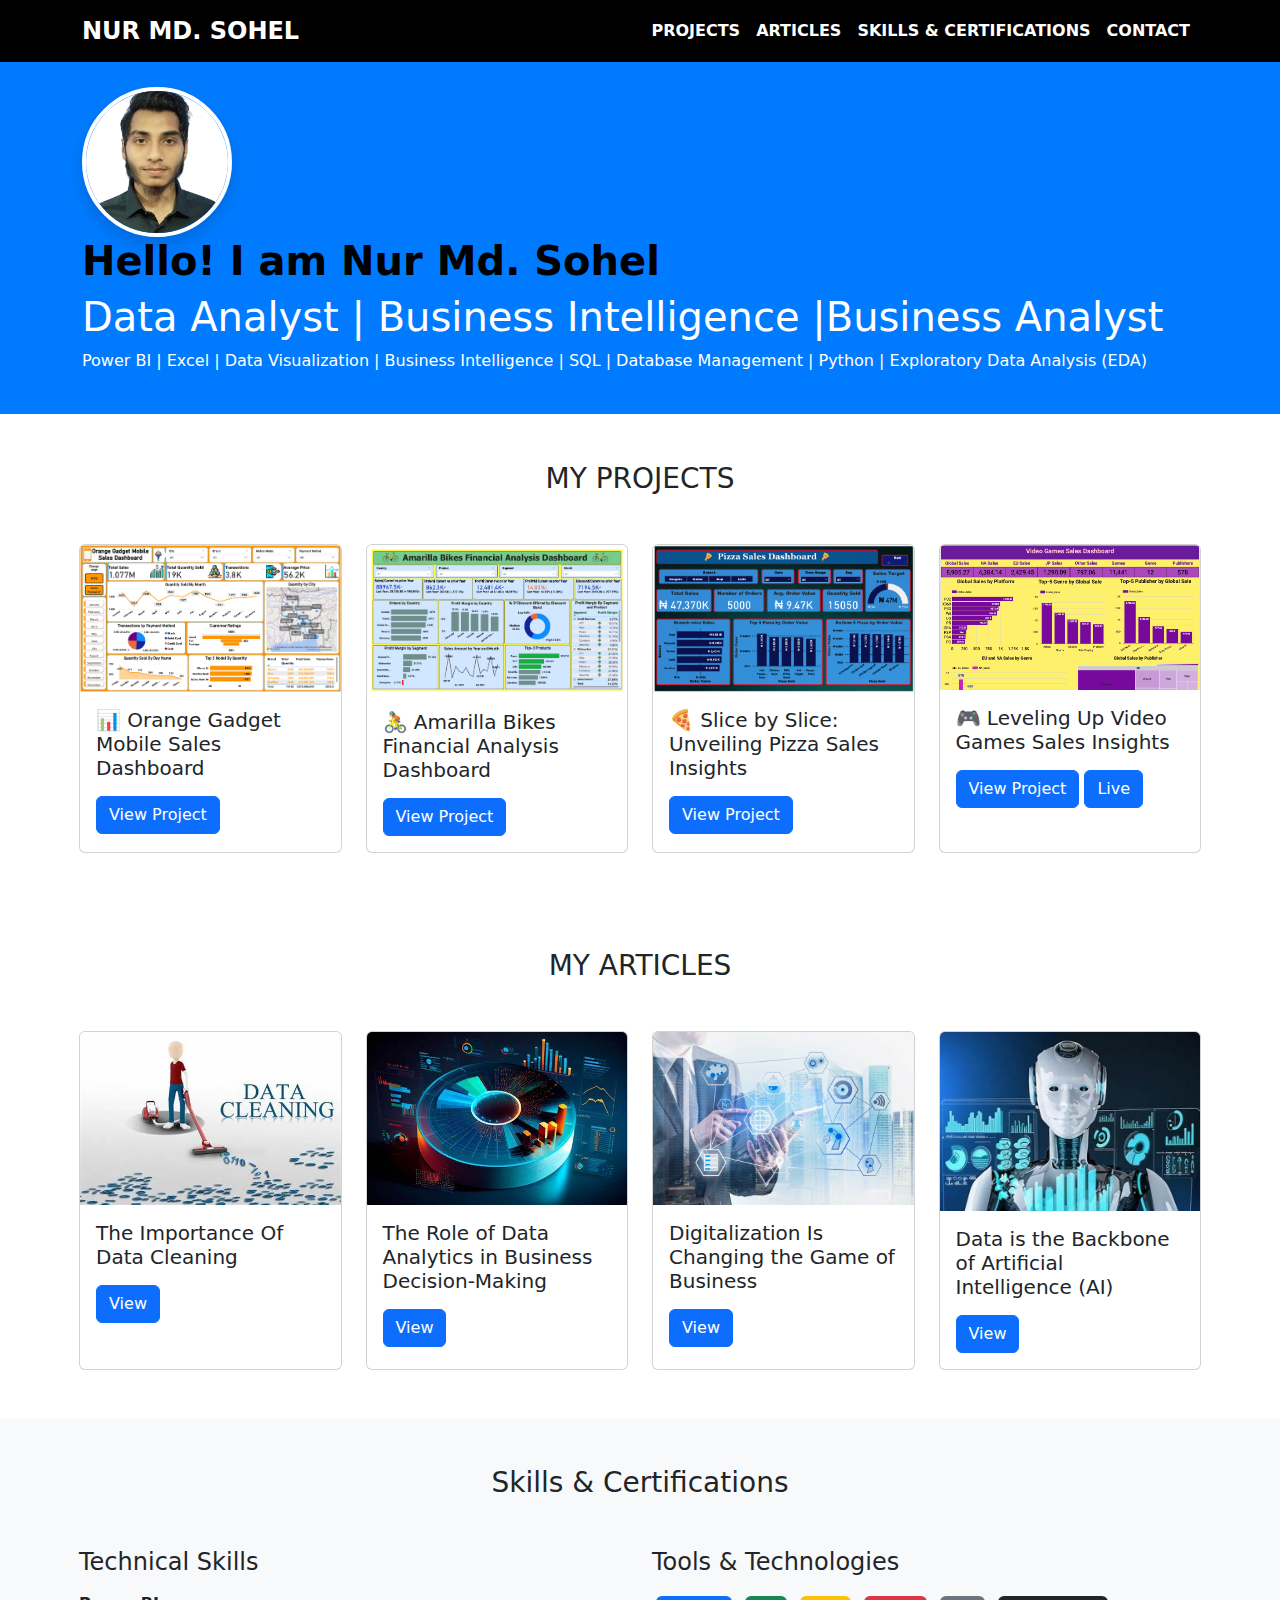
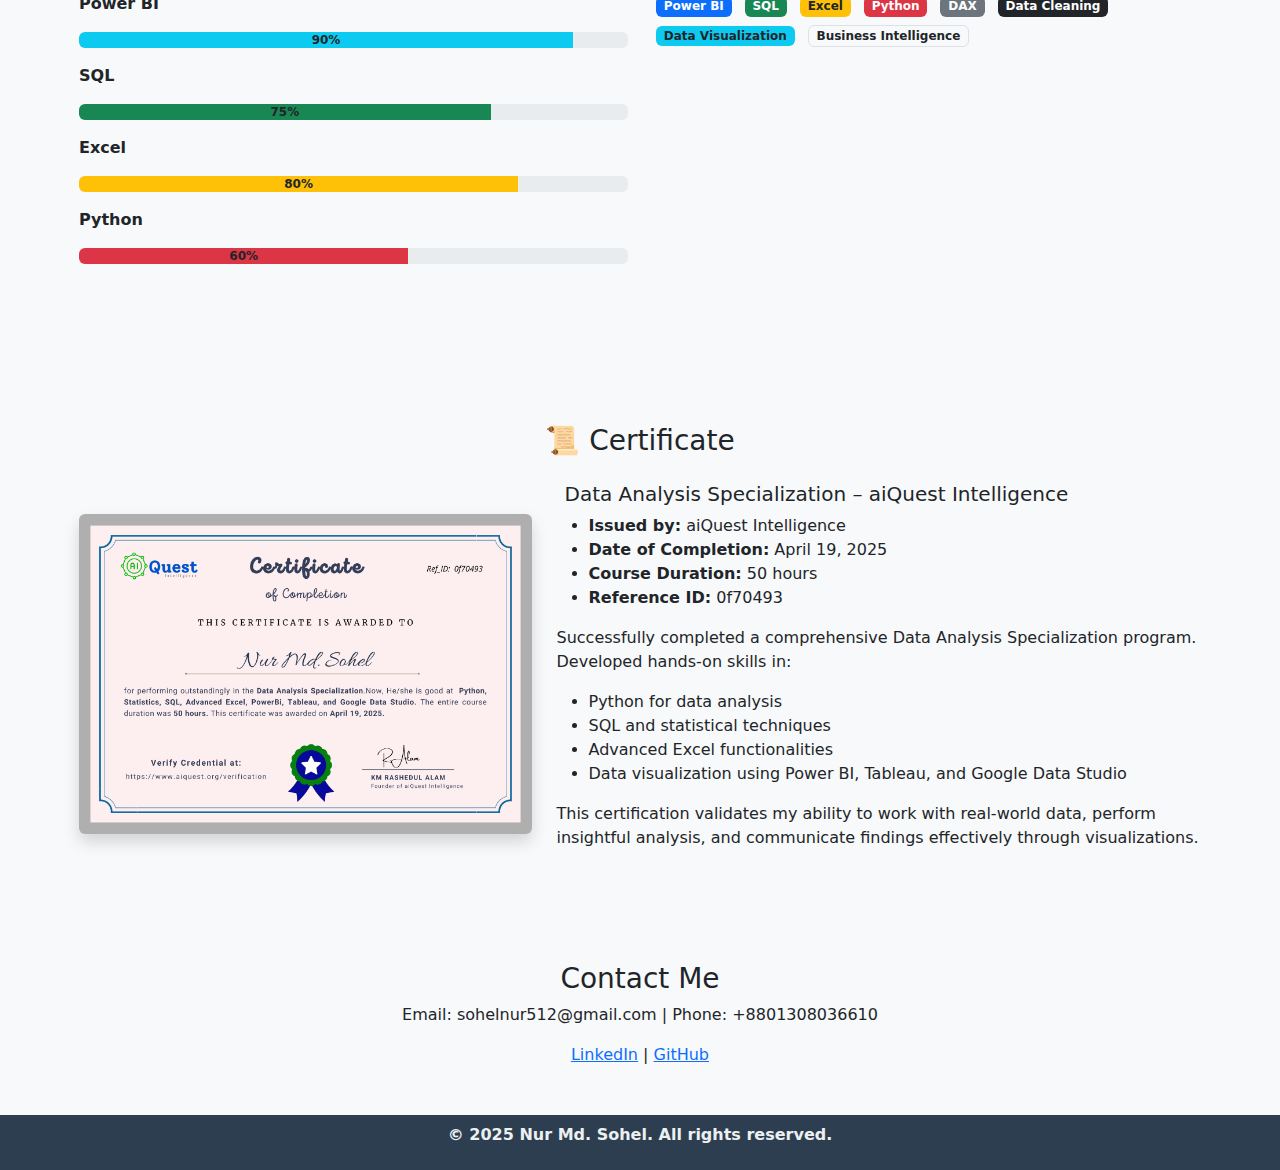
<file: index.html>
<!DOCTYPE html>
<html lang="en">

<head>
  <meta charset="UTF-8">
  <meta name="viewport" content="width=device-width, initial-scale=1.0">
  <title>Nur Md. Sohel | Data Analyst Portfolio</title>
  <link rel="icon" href="Icon2.png" type="image/x-icon">
  <link href="https://cdn.jsdelivr.net/npm/bootstrap@5.3.3/dist/css/bootstrap.min.css" rel="stylesheet">
  <link rel="stylesheet" href="style.css">

</head>

<body>
  <nav class="navbar navbar-expand-sm custom-navbar">
    <div class="container">

      <a class="navbar-brand custom-brand">NUR MD. SOHEL</a>




      <ul class="navbar-nav ms-auto">
        <li class="nav-item"><a class="nav-link nav-text" href="#projects">PROJECTS</a></li>
        <li class="nav-item"><a class="nav-link nav-text" href="#Artical">ARTICLES</a></li>
        <li class="nav-item"><a class="nav-link nav-text" href="#skills-certifications">SKILLS & CERTIFICATIONS</a></li>
        <li class="nav-item"><a class="nav-link nav-text" href="#contact">CONTACT</a></li>
      </ul>
    </div>
  </nav>
  

  <div class="hero d-flex align-items-center justify-content-center text-start">
    <div class="container d-flex align-items-center flex-wrap">
      
      <!-- Image on the left -->
      <div class="me-4 text-center">
        <img src="sohel.png" alt="Nur Md. Sohel" class="rounded-circle hero-img shadow" width="150" height="150">
      </div>
      
      <!-- Text content -->
      <div>
        <h2 class="hero-intro">Hello! I am Nur Md. Sohel</h2>
        <h1>Data Analyst | Business Intelligence |Business Analyst</h1>
        <p style="font-size: 1.0em;">
          Power BI | Excel | Data Visualization | Business Intelligence | SQL | Database Management | Python | Exploratory Data Analysis (EDA) 
        </p>
        
      </div>
      
    </div>
  </div>
  

  <section id="projects" class="py-5">
    <div class="container">
      <h3 class="text-center mb-5 section-heading">MY PROJECTS</h3>

      <div class="row g-4">
        <div class="col-md-6 col-lg-3">
          <div class="card project-card h-100">
            <img src="Mosales1.png" class="card-img-top" alt="Inventory Management System">
            <div class="card-body">
              <h5 class="card-title">📊 Orange Gadget Mobile Sales Dashboard</h5>
              <p class="card-text"></p>
              <a href="project2.html" class="btn btn-primary">View Project</a>
            </div>
          </div>
        </div>
        <div class="col-md-6 col-lg-3">
          <div class="card project-card h-100">
            <img src="Amarill.png" class="card-img-top" alt="Inventory Management System">
            <div class="card-body">
              <h5 class="card-title">🚴 Amarilla Bikes Financial Analysis Dashboard</h5>
              <p class="card-text"></p>
              <a href="project1.html" class="btn btn-primary">View Project</a>
            </div>
          </div>
        </div>
        <div class="col-md-6 col-lg-3">
          <div class="card project-card h-100">
            <img src="Pizzaorig1.png" class="card-img-top" alt="Inventory Management System">
            <div class="card-body">
              <h5 class="card-title">🍕 Slice by Slice: Unveiling Pizza Sales Insights</h5>
              <p class="card-text"></p>
              <a href="project3.html" class="btn btn-primary">View Project</a>
            </div>
          </div>
        </div>
        <div class="col-md-6 col-lg-3">
          <div class="card project-card h-100">
            <img src="VGsales - Copy.png" class="card-img-top" alt="Inventory Management System">
            <div class="card-body">
              <h5 class="card-title">🎮 Leveling Up Video Games Sales Insights</h5>
              <p class="card-text"></p>
              <a href="project4.html" class="btn btn-primary">View Project</a> <a href="https://lookerstudio.google.com/reporting/03c7d414-7110-4eea-9d23-853f97d573b8" class="btn btn-primary">Live</a>
            </div>
          </div>
        </div>
      </div>
    </div>
  </section>




  <section id="Artical" class="py-5">
    <div class="container">
      <h3 class="text-center mb-5 section-heading-articals">MY ARTICLES</h3>
      <div class="row g-4">
        <div class="col-md-6 col-lg-3">
          <div class="card project-card h-100">
            <img src="Dataclean.jpeg" class="card-img-top" alt="Inventory Management System">
            <div class="card-body">
              <h5 class="card-title">The Importance Of Data Cleaning</h5>
              <p class="card-text"></p>
              <a href="Artical one.html" class="btn btn-primary">View</a>
            </div>
          </div>
        </div>
        <div class="col-md-6 col-lg-3">
          <div class="card project-card h-100">
            <img src="DataAnalysis.jpeg" class="card-img-top" alt="Sales Dashboard">
            <div class="card-body">
              <h5 class="card-title">The Role of Data Analytics in Business Decision-Making</h5>
              <p class="card-text"></p>
              <a href="Artical two.html" class="btn btn-primary">View</a>
            </div>
          </div>
        </div>
        <div class="col-md-6 col-lg-3">
          <div class="card project-card h-100">
            <img src="DataBus.png" class="card-img-top" alt="Customer Review Analysis">
            <div class="card-body">
              <h5 class="card-title">Digitalization Is Changing the Game of Business</h5>
              <p class="card-text"></p>
              <a href="Artical Three.html" class="btn btn-primary">View</a>
            </div>
          </div>
        </div>
        <div class="col-md-6 col-lg-3">
          <div class="card project-card h-100">
            <img src="Ai.jpeg" class="card-img-top" alt="Excel Data Cleaning">
            <div class="card-body">
              <h5 class="card-title">Data is the Backbone of Artificial Intelligence (AI)</h5>
              <p class="card-text"></p>
              <a href="Artical four.html" class="btn btn-primary">View</a>
            </div>
          </div>
        </div>
      </div>
    </div>
  </section>
  <section id="skills-certifications" class="py-5 bg-light">
    <div class="container">
      <h3 class="text-center mb-5">Skills & Certifications</h3>
  
      <!-- Skills with progress bars -->
      <div class="row mb-5">
        <div class="col-md-6">
          <h4 class="mb-3">Technical Skills</h4>
          <p class="fw-bold">Power BI</p>
<div class="progress mb-3">
  <div class="progress-bar bg-info text-dark fw-bold" style="width: 90%;">90%</div>
</div>

<p class="fw-bold">SQL</p>
<div class="progress mb-3">
  <div class="progress-bar bg-success text-dark fw-bold" style="width: 75%;">75%</div>
</div>

<p class="fw-bold">Excel</p>
<div class="progress mb-3">
  <div class="progress-bar bg-warning text-dark fw-bold" style="width: 80%;">80%</div>
</div>

<p class="fw-bold">Python</p>
<div class="progress mb-3">
  <div class="progress-bar bg-danger text-dark fw-bold" style="width: 60%;">60%</div>
</div>

        </div>
  
        <!-- Skill Badges -->
        <div class="col-md-6">
          <h4 class="mb-3">Tools & Technologies</h4>
          <span class="badge bg-primary m-1">Power BI</span>
          <span class="badge bg-success m-1">SQL</span>
          <span class="badge bg-warning text-dark m-1">Excel</span>
          <span class="badge bg-danger m-1">Python</span>
          <span class="badge bg-secondary m-1">DAX</span>
          <span class="badge bg-dark m-1">Data Cleaning</span>
          <span class="badge bg-info text-dark m-1">Data Visualization</span>
          <span class="badge bg-light text-dark border m-1">Business Intelligence</span>
        </div>
      </div>
  
  </section>
  <!-- Certifications Section -->
  <section id="certification" class="py-5 bg-light">
    <div class="container">
      <h3 class="text-center mb-4">📜 Certificate</h3>
      <div class="row align-items-center">
        <div class="col-md-5 text-center mb-3 mb-md-0">
          <img src="Nur Md. Sohel.jpg" alt="Data Analysis Specialization Certificate" class="img-fluid rounded shadow">
        </div>
        <div class="col-md-7">
          <h5><i class="bi bi-award-fill me-2 text-primary"></i>Data Analysis Specialization – aiQuest Intelligence</h5>
          <ul class="mb-3">
            <li><strong>Issued by:</strong> aiQuest Intelligence</li>
            <li><strong>Date of Completion:</strong> April 19, 2025</li>
            <li><strong>Course Duration:</strong> 50 hours</li>
            <li><strong>Reference ID:</strong> 0f70493</li>
            
          </ul>
          <p>
            Successfully completed a comprehensive Data Analysis Specialization program. Developed hands-on skills in:
          </p>
          <ul>
            <li>Python for data analysis</li>
            <li>SQL and statistical techniques</li>
            <li>Advanced Excel functionalities</li>
            <li>Data visualization using Power BI, Tableau, and Google Data Studio</li>
          </ul>
          <p>This certification validates my ability to work with real-world data, perform insightful analysis, and communicate findings effectively through visualizations.</p>
        </div>
      </div>
    </div>
  </section>
  
  

  <section id="contact" class="py-5 bg-light">
    <div class="container text-center">
      <h3>Contact Me</h3>
      <p>Email: sohelnur512@gmail.com | Phone: +8801308036610</p>
      <a href="https://www.linkedin.com/in/nur-md-sohel-67a567340" target="_blank">LinkedIn</a> |
      <a href="https://github.com/Sohelnur" target="_blank">GitHub</a>
    </div>
  </section>

  <footer>
    <p class="fw-bold">&copy; 2025 Nur Md. Sohel. All rights reserved.</p>
  </footer>
  

  <script src="https://cdn.jsdelivr.net/npm/bootstrap@5.3.3/dist/js/bootstrap.bundle.min.js"></script>
</body>

</html>
</file>
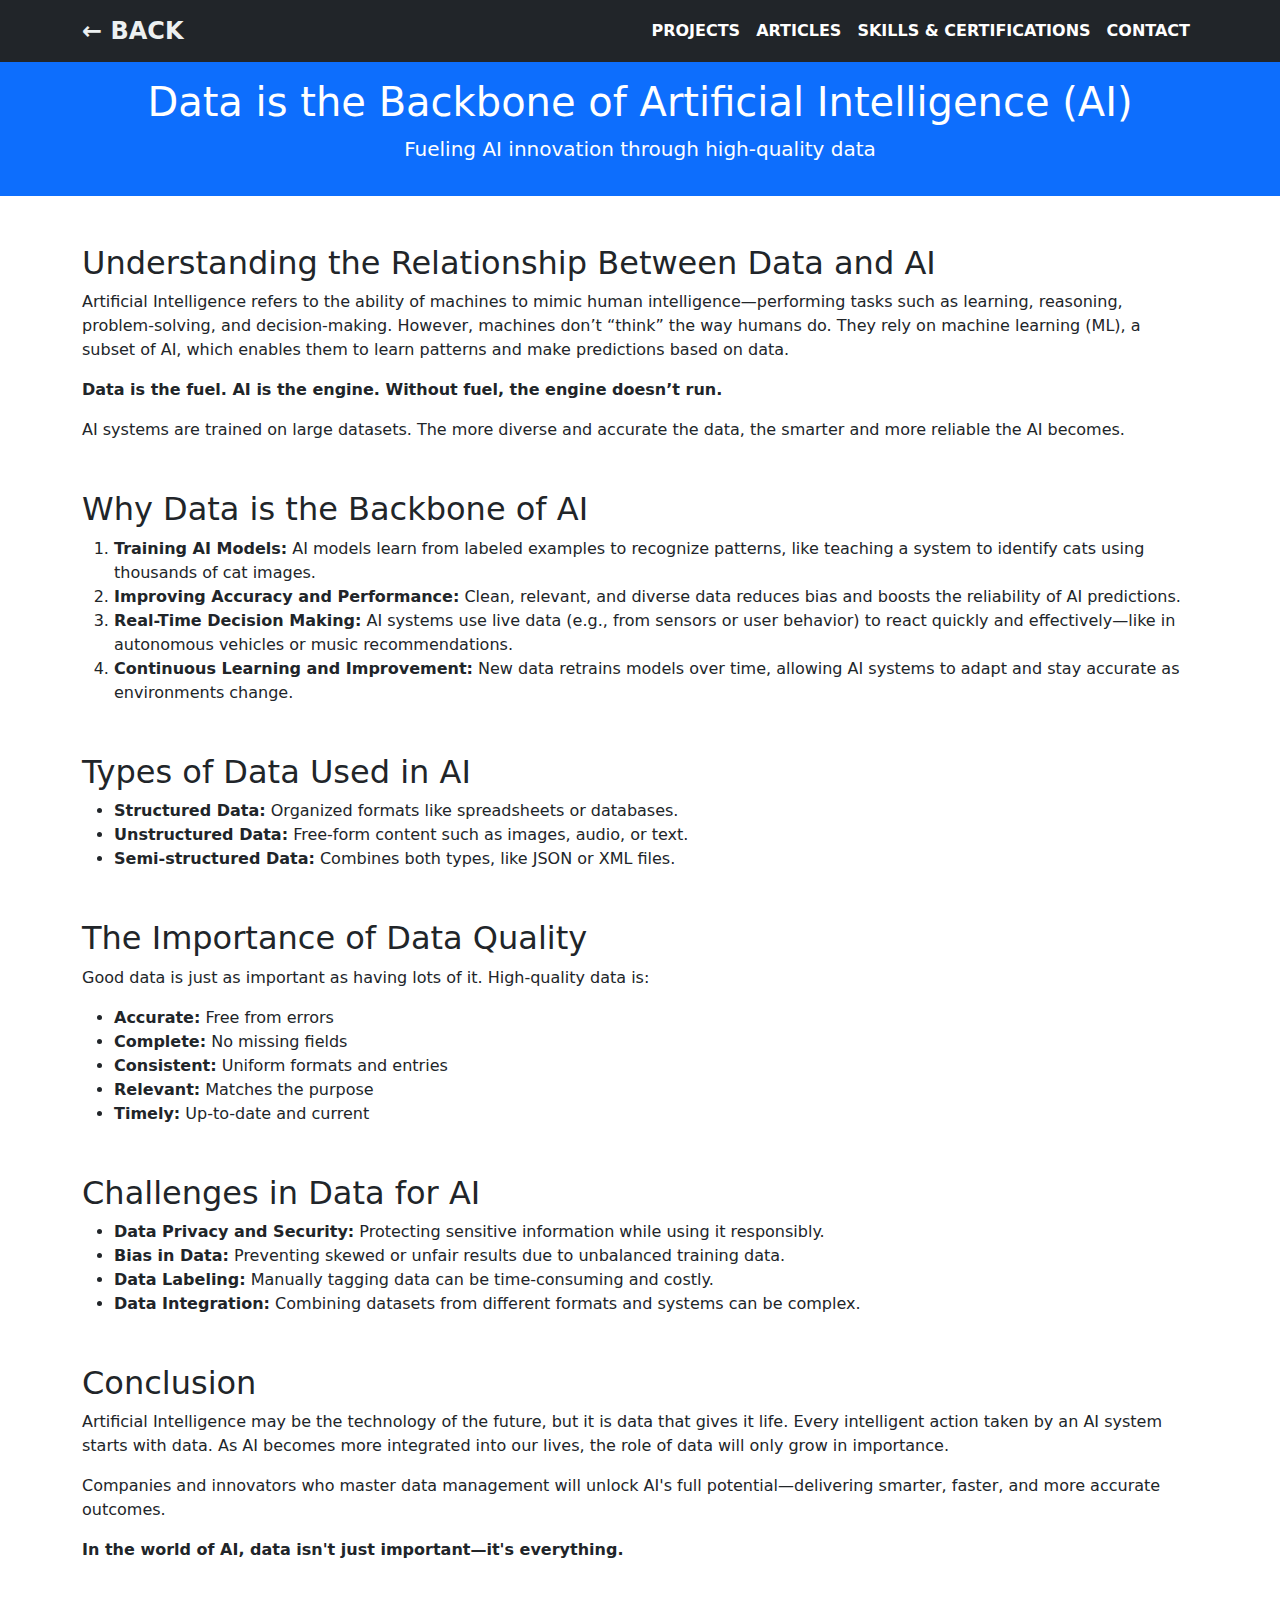
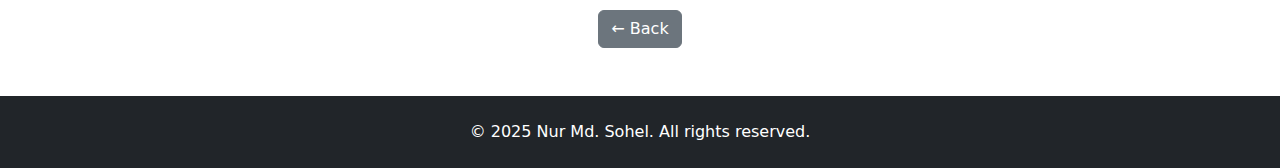
<file: Artical four.html>
<!DOCTYPE html>
<html lang="en">

<head>
  <meta charset="UTF-8">
  <meta name="viewport" content="width=device-width, initial-scale=1">
  <title>Data: The Backbone of AI</title>
  <link rel="icon" href="Icon2.png" type="image/x-icon">
  <link href="https://cdn.jsdelivr.net/npm/bootstrap@5.3.3/dist/css/bootstrap.min.css" rel="stylesheet">
  <link rel="stylesheet" href="style.css">
</head>

<body>
  <!-- Navbar -->
  <nav class="navbar navbar-expand-sm bg-dark navbar-dark">
    <div class="container">
      <a class="navbar-brand" href="index.html#Artical">← BACK</a>
      <ul class="navbar-nav ms-auto">
        <li class="nav-item"><a class="nav-link nav-text" href="index.html#projects">PROJECTS</a></li>
        <li class="nav-item"><a class="nav-link nav-text" href="index.html#Artical">ARTICLES</a></li>
        <li class="nav-item"><a class="nav-link nav-text" href="index.html#skills-certifications">SKILLS & CERTIFICATIONS</a></li>
        <li class="nav-item"><a class="nav-link nav-text" href="index.html#contact">CONTACT</a></li>
      </ul>
    </div>
  </nav>

  <!-- Hero Section -->
  <header class="hero bg-primary text-white text-center py-3 mb-0">
    <div class="container">
      <h1>Data is the Backbone of Artificial Intelligence (AI)</h1>
      <p class="lead">Fueling AI innovation through high-quality data</p>
    </div>
  </header>

  <main class="container my-5">
    <section class="mb-5">
      <h2>Understanding the Relationship Between Data and AI</h2>
      <p>
        Artificial Intelligence refers to the ability of machines to mimic human intelligence—performing tasks such as learning, reasoning, problem-solving, and decision-making. However, machines don’t “think” the way humans do. They rely on machine learning (ML), a subset of AI, which enables them to learn patterns and make predictions based on data.
      </p>
      <p><strong>Data is the fuel. AI is the engine. Without fuel, the engine doesn’t run.</strong></p>
      <p>
        AI systems are trained on large datasets. The more diverse and accurate the data, the smarter and more reliable the AI becomes.
      </p>
    </section>

    <section class="mb-5">
      <h2>Why Data is the Backbone of AI</h2>
      <ol>
        <li><strong>Training AI Models:</strong> AI models learn from labeled examples to recognize patterns, like teaching a system to identify cats using thousands of cat images.</li>
        <li><strong>Improving Accuracy and Performance:</strong> Clean, relevant, and diverse data reduces bias and boosts the reliability of AI predictions.</li>
        <li><strong>Real-Time Decision Making:</strong> AI systems use live data (e.g., from sensors or user behavior) to react quickly and effectively—like in autonomous vehicles or music recommendations.</li>
        <li><strong>Continuous Learning and Improvement:</strong> New data retrains models over time, allowing AI systems to adapt and stay accurate as environments change.</li>
      </ol>
    </section>

    <section class="mb-5">
      <h2>Types of Data Used in AI</h2>
      <ul>
        <li><strong>Structured Data:</strong> Organized formats like spreadsheets or databases.</li>
        <li><strong>Unstructured Data:</strong> Free-form content such as images, audio, or text.</li>
        <li><strong>Semi-structured Data:</strong> Combines both types, like JSON or XML files.</li>
      </ul>
    </section>

    <section class="mb-5">
      <h2>The Importance of Data Quality</h2>
      <p>Good data is just as important as having lots of it. High-quality data is:</p>
      <ul>
        <li><strong>Accurate:</strong> Free from errors</li>
        <li><strong>Complete:</strong> No missing fields</li>
        <li><strong>Consistent:</strong> Uniform formats and entries</li>
        <li><strong>Relevant:</strong> Matches the purpose</li>
        <li><strong>Timely:</strong> Up-to-date and current</li>
      </ul>
    </section>

    <section class="mb-5">
      <h2>Challenges in Data for AI</h2>
      <ul>
        <li><strong>Data Privacy and Security:</strong> Protecting sensitive information while using it responsibly.</li>
        <li><strong>Bias in Data:</strong> Preventing skewed or unfair results due to unbalanced training data.</li>
        <li><strong>Data Labeling:</strong> Manually tagging data can be time-consuming and costly.</li>
        <li><strong>Data Integration:</strong> Combining datasets from different formats and systems can be complex.</li>
      </ul>
    </section>

    <section class="mb-5">
      <h2>Conclusion</h2>
      <p>
        Artificial Intelligence may be the technology of the future, but it is data that gives it life. Every intelligent action taken by an AI system starts with data. As AI becomes more integrated into our lives, the role of data will only grow in importance.
      </p>
      <p>
        Companies and innovators who master data management will unlock AI's full potential—delivering smarter, faster, and more accurate outcomes.
      </p>
      <p><strong>In the world of AI, data isn't just important—it's everything.</strong></p>
    </section>

    <!-- Back Button -->
    <div class="text-center mt-4">
      <a href="index.html#Artical" class="btn btn-secondary">← Back </a>
    </div>
  </main>

  <footer class="mt-5 py-4 bg-dark text-white text-center">
    &copy; 2025 Nur Md. Sohel. All rights reserved.
  </footer>

  <script src="https://cdn.jsdelivr.net/npm/bootstrap@5.3.3/dist/js/bootstrap.bundle.min.js"></script>
</body>

</html>
</file>
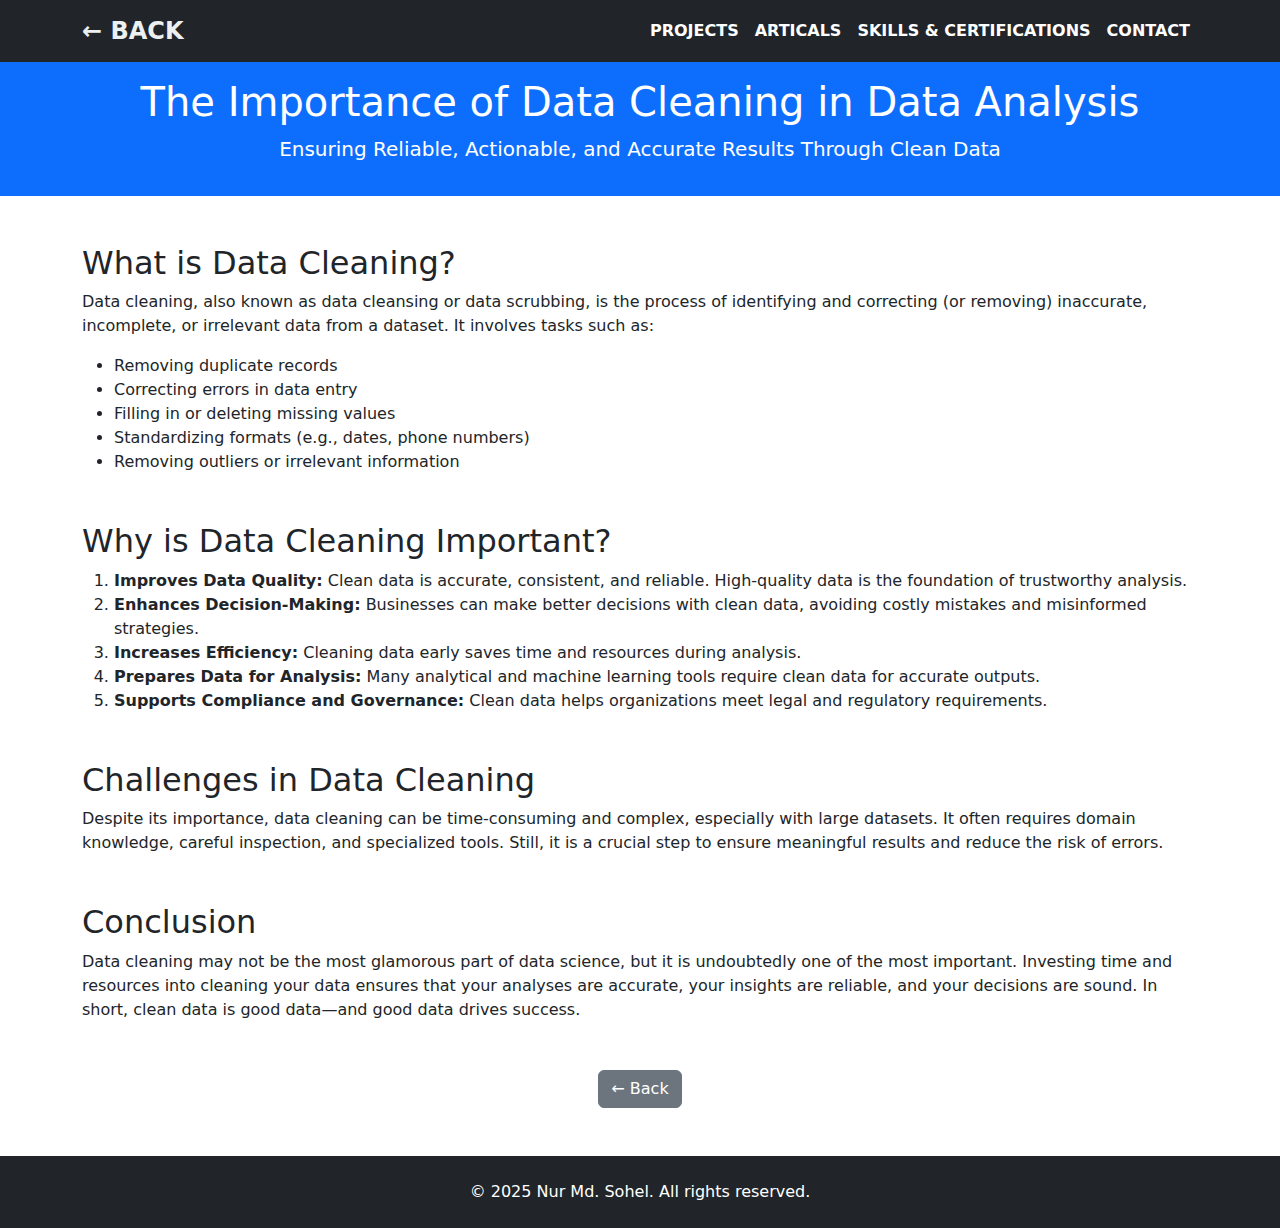
<file: Artical one.html>
<!DOCTYPE html>
<html lang="en">

<head>
  <meta charset="UTF-8">
  <meta name="viewport" content="width=device-width, initial-scale=1">
  <title>The Importance of Data Cleaning in Data Analysis</title>
  <link rel="icon" href="Icon2.png" type="image/x-icon">
  <link href="https://cdn.jsdelivr.net/npm/bootstrap@5.3.3/dist/css/bootstrap.min.css" rel="stylesheet">
  <link rel="stylesheet" href="style.css">
</head>

<body>
  <!-- Navbar -->
  <nav class="navbar navbar-expand-sm bg-dark navbar-dark">
    <div class="container">
      <a class="navbar-brand" href="index.html#Artical">← BACK</a>
      <ul class="navbar-nav ms-auto">
        <li class="nav-item"><a class="nav-link nav-text" href="index.html#projects">PROJECTS</a></li>
        <li class="nav-item"><a class="nav-link nav-text" href="index.html#Artical">ARTICALS</a></li>
        <li class="nav-item"><a class="nav-link nav-text" href="index.html#skills-certifications">SKILLS & CERTIFICATIONS</a></li>
        <li class="nav-item"><a class="nav-link nav-text" href="index.html#contact">CONTACT</a></li>
      </ul>
    </div>
  </nav>

  <!-- Hero Section -->
  <header class="hero bg-primary text-white text-center py-3 mb-0">
    <div class="container">
      <h1>The Importance of Data Cleaning in Data Analysis</h1>
      <p class="lead">Ensuring Reliable, Actionable, and Accurate Results Through Clean Data</p>
    </div>
  </header>

  <main class="container my-5">
    <!-- Article Content -->
    <section class="mb-5">
      <h2>What is Data Cleaning?</h2>
      <p>
        Data cleaning, also known as data cleansing or data scrubbing, is the process of identifying and correcting (or removing) inaccurate, incomplete, or irrelevant data from a dataset. It involves tasks such as:
      </p>
      <ul>
        <li>Removing duplicate records</li>
        <li>Correcting errors in data entry</li>
        <li>Filling in or deleting missing values</li>
        <li>Standardizing formats (e.g., dates, phone numbers)</li>
        <li>Removing outliers or irrelevant information</li>
      </ul>
    </section>

    <section class="mb-5">
      <h2>Why is Data Cleaning Important?</h2>
      <ol>
        <li><strong>Improves Data Quality:</strong> Clean data is accurate, consistent, and reliable. High-quality data is the foundation of trustworthy analysis.</li>
        <li><strong>Enhances Decision-Making:</strong> Businesses can make better decisions with clean data, avoiding costly mistakes and misinformed strategies.</li>
        <li><strong>Increases Efficiency:</strong> Cleaning data early saves time and resources during analysis.</li>
        <li><strong>Prepares Data for Analysis:</strong> Many analytical and machine learning tools require clean data for accurate outputs.</li>
        <li><strong>Supports Compliance and Governance:</strong> Clean data helps organizations meet legal and regulatory requirements.</li>
      </ol>
    </section>

    <section class="mb-5">
      <h2>Challenges in Data Cleaning</h2>
      <p>
        Despite its importance, data cleaning can be time-consuming and complex, especially with large datasets. It often requires domain knowledge, careful inspection, and specialized tools. Still, it is a crucial step to ensure meaningful results and reduce the risk of errors.
      </p>
    </section>

    <section class="mb-5">
      <h2>Conclusion</h2>
      <p>
        Data cleaning may not be the most glamorous part of data science, but it is undoubtedly one of the most important. Investing time and resources into cleaning your data ensures that your analyses are accurate, your insights are reliable, and your decisions are sound. In short, clean data is good data—and good data drives success.
      </p>
    </section>

    <!-- Back Button -->
    <div class="text-center mt-4">
      <a href="index.html#Artical" class="btn btn-secondary">← Back </a>
    </div>
  </main>

  <footer class="mt-5 py-4 bg-dark text-white text-center">
    &copy; 2025 Nur Md. Sohel. All rights reserved.
  </footer>

  <script src="https://cdn.jsdelivr.net/npm/bootstrap@5.3.3/dist/js/bootstrap.bundle.min.js"></script>
</body>

</html>
</file>
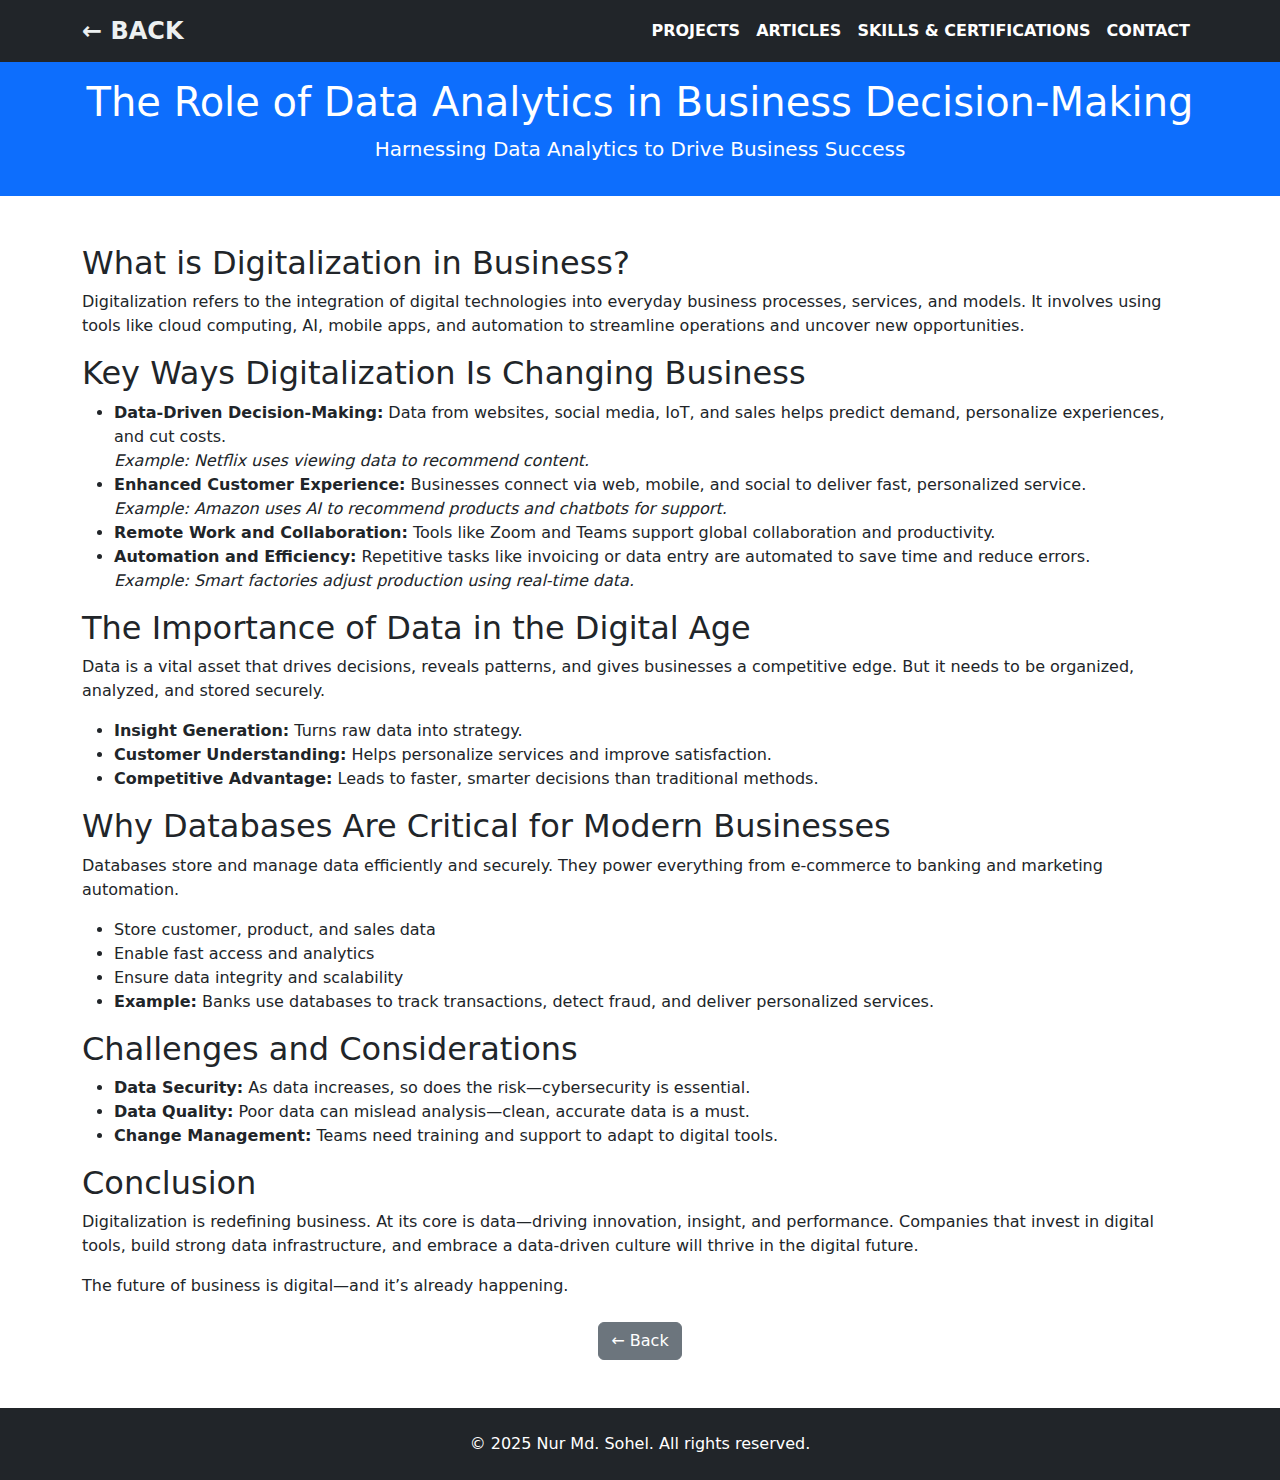
<file: Artical Three.html>
<!DOCTYPE html>
<html lang="en">

<head>
  <meta charset="UTF-8">
  <meta name="viewport" content="width=device-width, initial-scale=1">
  <title>The Role of Data Analytics in Business Decision-Making</title>
  <link rel="icon" href="Icon2.png" type="image/x-icon">
  <link href="https://cdn.jsdelivr.net/npm/bootstrap@5.3.3/dist/css/bootstrap.min.css" rel="stylesheet">
  <link rel="stylesheet" href="style.css">
</head>

<body>
  <!-- Navbar -->
  <!-- Navbar -->
  <nav class="navbar navbar-expand-sm bg-dark navbar-dark">
    <div class="container">
      <a class="navbar-brand" href="index.html#Artical">← BACK</a>
      <ul class="navbar-nav ms-auto">
        <li class="nav-item"><a class="nav-link nav-text" href="index.html#projects">PROJECTS</a></li>
        <li class="nav-item"><a class="nav-link nav-text" href="index.html#Artical">ARTICLES</a></li>
        <li class="nav-item"><a class="nav-link nav-text" href="index.html#skills-certifications">SKILLS & CERTIFICATIONS</a></li>
        <li class="nav-item"><a class="nav-link nav-text" href="index.html#contact">CONTACT</a></li>
      </ul>
    </div>
  </nav>

  <!-- Hero Section -->
  <header class="hero bg-primary text-white text-center py-3 mb-0">
    <div class="container">
      <h1>The Role of Data Analytics in Business Decision-Making</h1>
      <p class="lead">Harnessing Data Analytics to Drive Business Success</p>
    </div>
  </header>

  <main class="container my-5">
    <h2>What is Digitalization in Business?</h2>
    <p>
      Digitalization refers to the integration of digital technologies into everyday business processes, services, and models.
      It involves using tools like cloud computing, AI, mobile apps, and automation to streamline operations and uncover new opportunities.
    </p>

    <h2>Key Ways Digitalization Is Changing Business</h2>
    <ul>
      <li><strong>Data-Driven Decision-Making:</strong> Data from websites, social media, IoT, and sales helps predict demand, personalize experiences, and cut costs.
        <br><em>Example: Netflix uses viewing data to recommend content.</em></li>
      <li><strong>Enhanced Customer Experience:</strong> Businesses connect via web, mobile, and social to deliver fast, personalized service.
        <br><em>Example: Amazon uses AI to recommend products and chatbots for support.</em></li>
      <li><strong>Remote Work and Collaboration:</strong> Tools like Zoom and Teams support global collaboration and productivity.</li>
      <li><strong>Automation and Efficiency:</strong> Repetitive tasks like invoicing or data entry are automated to save time and reduce errors.
        <br><em>Example: Smart factories adjust production using real-time data.</em></li>
    </ul>

    <h2>The Importance of Data in the Digital Age</h2>
    <p>
      Data is a vital asset that drives decisions, reveals patterns, and gives businesses a competitive edge.
      But it needs to be organized, analyzed, and stored securely.
    </p>
    <ul>
      <li><strong>Insight Generation:</strong> Turns raw data into strategy.</li>
      <li><strong>Customer Understanding:</strong> Helps personalize services and improve satisfaction.</li>
      <li><strong>Competitive Advantage:</strong> Leads to faster, smarter decisions than traditional methods.</li>
    </ul>

    <h2>Why Databases Are Critical for Modern Businesses</h2>
    <p>
      Databases store and manage data efficiently and securely. They power everything from e-commerce to banking and marketing automation.
    </p>
    <ul>
      <li>Store customer, product, and sales data</li>
      <li>Enable fast access and analytics</li>
      <li>Ensure data integrity and scalability</li>
      <li><strong>Example:</strong> Banks use databases to track transactions, detect fraud, and deliver personalized services.</li>
    </ul>

    <h2>Challenges and Considerations</h2>
    <ul>
      <li><strong>Data Security:</strong> As data increases, so does the risk—cybersecurity is essential.</li>
      <li><strong>Data Quality:</strong> Poor data can mislead analysis—clean, accurate data is a must.</li>
      <li><strong>Change Management:</strong> Teams need training and support to adapt to digital tools.</li>
    </ul>

    <h2>Conclusion</h2>
    <p>
      Digitalization is redefining business. At its core is data—driving innovation, insight, and performance.
      Companies that invest in digital tools, build strong data infrastructure, and embrace a data-driven culture will thrive in the digital future.
    </p>
    <p>
      The future of business is digital—and it’s already happening.
    </p>

    <div class="text-center mt-4">
      <a href="index.html#Artical" class="btn btn-secondary">← Back </a>
    </div>
  </main>

  </main>

  <footer class="mt-5 py-4 bg-dark text-white text-center">
    &copy; 2025 Nur Md. Sohel. All rights reserved.
  </footer>

  <script src="https://cdn.jsdelivr.net/npm/bootstrap@5.3.3/dist/js/bootstrap.bundle.min.js"></script>
</body>

</html>
</file>
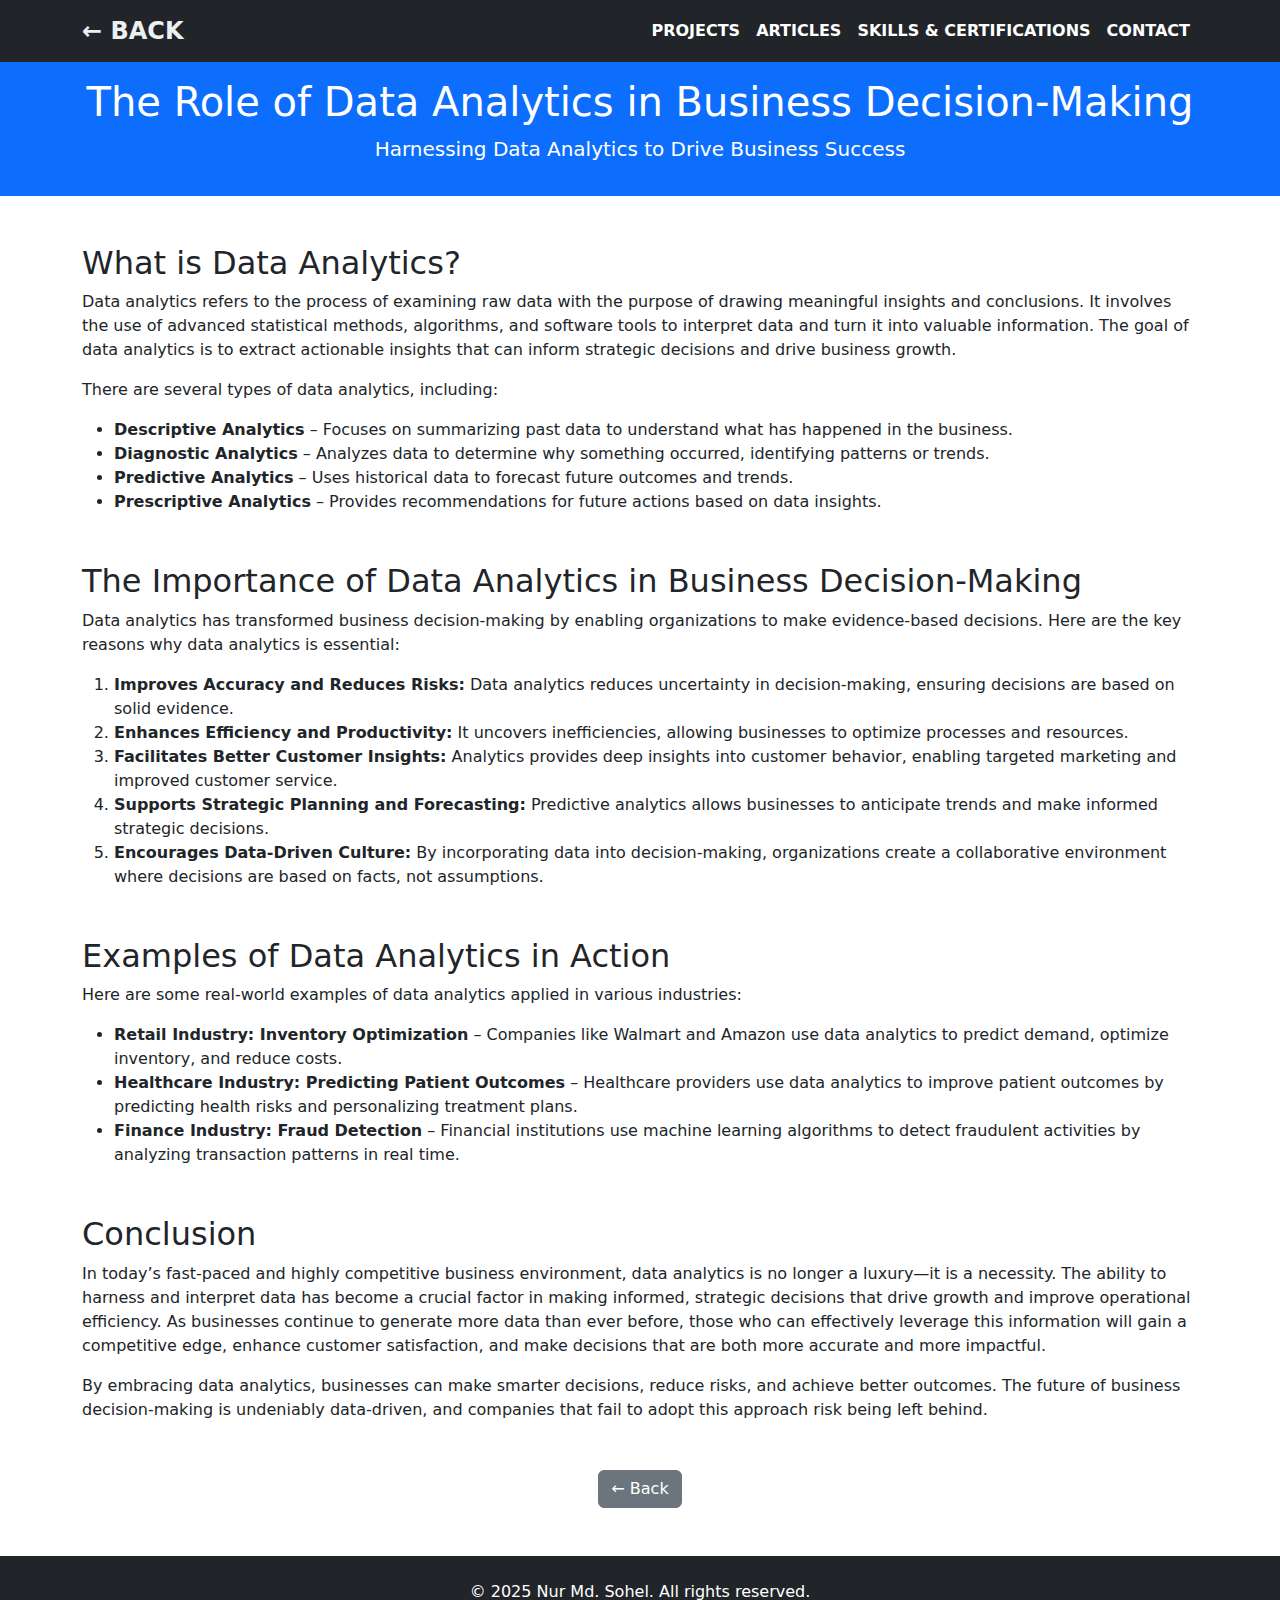
<file: Artical two.html>
<!DOCTYPE html>
<html lang="en">

<head>
  <meta charset="UTF-8">
  <meta name="viewport" content="width=device-width, initial-scale=1">
  <title>The Role of Data Analytics in Business Decision-Making</title>
  <link rel="icon" href="Icon2.png" type="image/x-icon">
  <link href="https://cdn.jsdelivr.net/npm/bootstrap@5.3.3/dist/css/bootstrap.min.css" rel="stylesheet">
  <link rel="stylesheet" href="style.css">
</head>

<body>
  <!-- Navbar -->
  <nav class="navbar navbar-expand-sm bg-dark navbar-dark">
    <div class="container">
      <a class="navbar-brand" href="index.html#Artical">← BACK</a>
      <ul class="navbar-nav ms-auto">
        <li class="nav-item"><a class="nav-link nav-text" href="index.html#projects">PROJECTS</a></li>
        <li class="nav-item"><a class="nav-link nav-text" href="index.html#Artical">ARTICLES</a></li>
        <li class="nav-item"><a class="nav-link nav-text" href="index.html#skills-certifications">SKILLS & CERTIFICATIONS</a></li>
        <li class="nav-item"><a class="nav-link nav-text" href="index.html#contact">CONTACT</a></li>
      </ul>
    </div>
  </nav>

  <!-- Hero Section -->
  <header class="hero bg-primary text-white text-center py-3 mb-0">
    <div class="container">
      <h1>The Role of Data Analytics in Business Decision-Making</h1>
      <p class="lead">Harnessing Data Analytics to Drive Business Success</p>
    </div>
  </header>

  <main class="container my-5">
    <!-- Article Content -->
    <section class="mb-5">
      <h2>What is Data Analytics?</h2>
      <p>
        Data analytics refers to the process of examining raw data with the purpose of drawing meaningful insights and conclusions. It involves the use of advanced statistical methods, algorithms, and software tools to interpret data and turn it into valuable information. The goal of data analytics is to extract actionable insights that can inform strategic decisions and drive business growth.
      </p>
      <p>
        There are several types of data analytics, including:
        <ul>
          <li><strong>Descriptive Analytics</strong> – Focuses on summarizing past data to understand what has happened in the business.</li>
          <li><strong>Diagnostic Analytics</strong> – Analyzes data to determine why something occurred, identifying patterns or trends.</li>
          <li><strong>Predictive Analytics</strong> – Uses historical data to forecast future outcomes and trends.</li>
          <li><strong>Prescriptive Analytics</strong> – Provides recommendations for future actions based on data insights.</li>
        </ul>
      </p>
    </section>

    <section class="mb-5">
      <h2>The Importance of Data Analytics in Business Decision-Making</h2>
      <p>
        Data analytics has transformed business decision-making by enabling organizations to make evidence-based decisions. Here are the key reasons why data analytics is essential:
      </p>
      <ol>
        <li><strong>Improves Accuracy and Reduces Risks:</strong> Data analytics reduces uncertainty in decision-making, ensuring decisions are based on solid evidence.</li>
        <li><strong>Enhances Efficiency and Productivity:</strong> It uncovers inefficiencies, allowing businesses to optimize processes and resources.</li>
        <li><strong>Facilitates Better Customer Insights:</strong> Analytics provides deep insights into customer behavior, enabling targeted marketing and improved customer service.</li>
        <li><strong>Supports Strategic Planning and Forecasting:</strong> Predictive analytics allows businesses to anticipate trends and make informed strategic decisions.</li>
        <li><strong>Encourages Data-Driven Culture:</strong> By incorporating data into decision-making, organizations create a collaborative environment where decisions are based on facts, not assumptions.</li>
      </ol>
    </section>

    <section class="mb-5">
      <h2>Examples of Data Analytics in Action</h2>
      <p>
        Here are some real-world examples of data analytics applied in various industries:
      </p>
      <ul>
        <li><strong>Retail Industry: Inventory Optimization</strong> – Companies like Walmart and Amazon use data analytics to predict demand, optimize inventory, and reduce costs.</li>
        <li><strong>Healthcare Industry: Predicting Patient Outcomes</strong> – Healthcare providers use data analytics to improve patient outcomes by predicting health risks and personalizing treatment plans.</li>
        <li><strong>Finance Industry: Fraud Detection</strong> – Financial institutions use machine learning algorithms to detect fraudulent activities by analyzing transaction patterns in real time.</li>
      </ul>
    </section>

    <section class="mb-5">
      <h2>Conclusion</h2>
      <p>
        In today’s fast-paced and highly competitive business environment, data analytics is no longer a luxury—it is a necessity. The ability to harness and interpret data has become a crucial factor in making informed, strategic decisions that drive growth and improve operational efficiency. As businesses continue to generate more data than ever before, those who can effectively leverage this information will gain a competitive edge, enhance customer satisfaction, and make decisions that are both more accurate and more impactful.
      </p>
      <p>
        By embracing data analytics, businesses can make smarter decisions, reduce risks, and achieve better outcomes. The future of business decision-making is undeniably data-driven, and companies that fail to adopt this approach risk being left behind.
      </p>
    </section>

    <!-- Back Button -->
    <div class="text-center mt-4">
      <a href="index.html#Artical" class="btn btn-secondary">← Back </a>
    </div>
  </main>

  <footer class="mt-5 py-4 bg-dark text-white text-center">
    &copy; 2025 Nur Md. Sohel. All rights reserved.
  </footer>

  <script src="https://cdn.jsdelivr.net/npm/bootstrap@5.3.3/dist/js/bootstrap.bundle.min.js"></script>
</body>

</html>
</file>
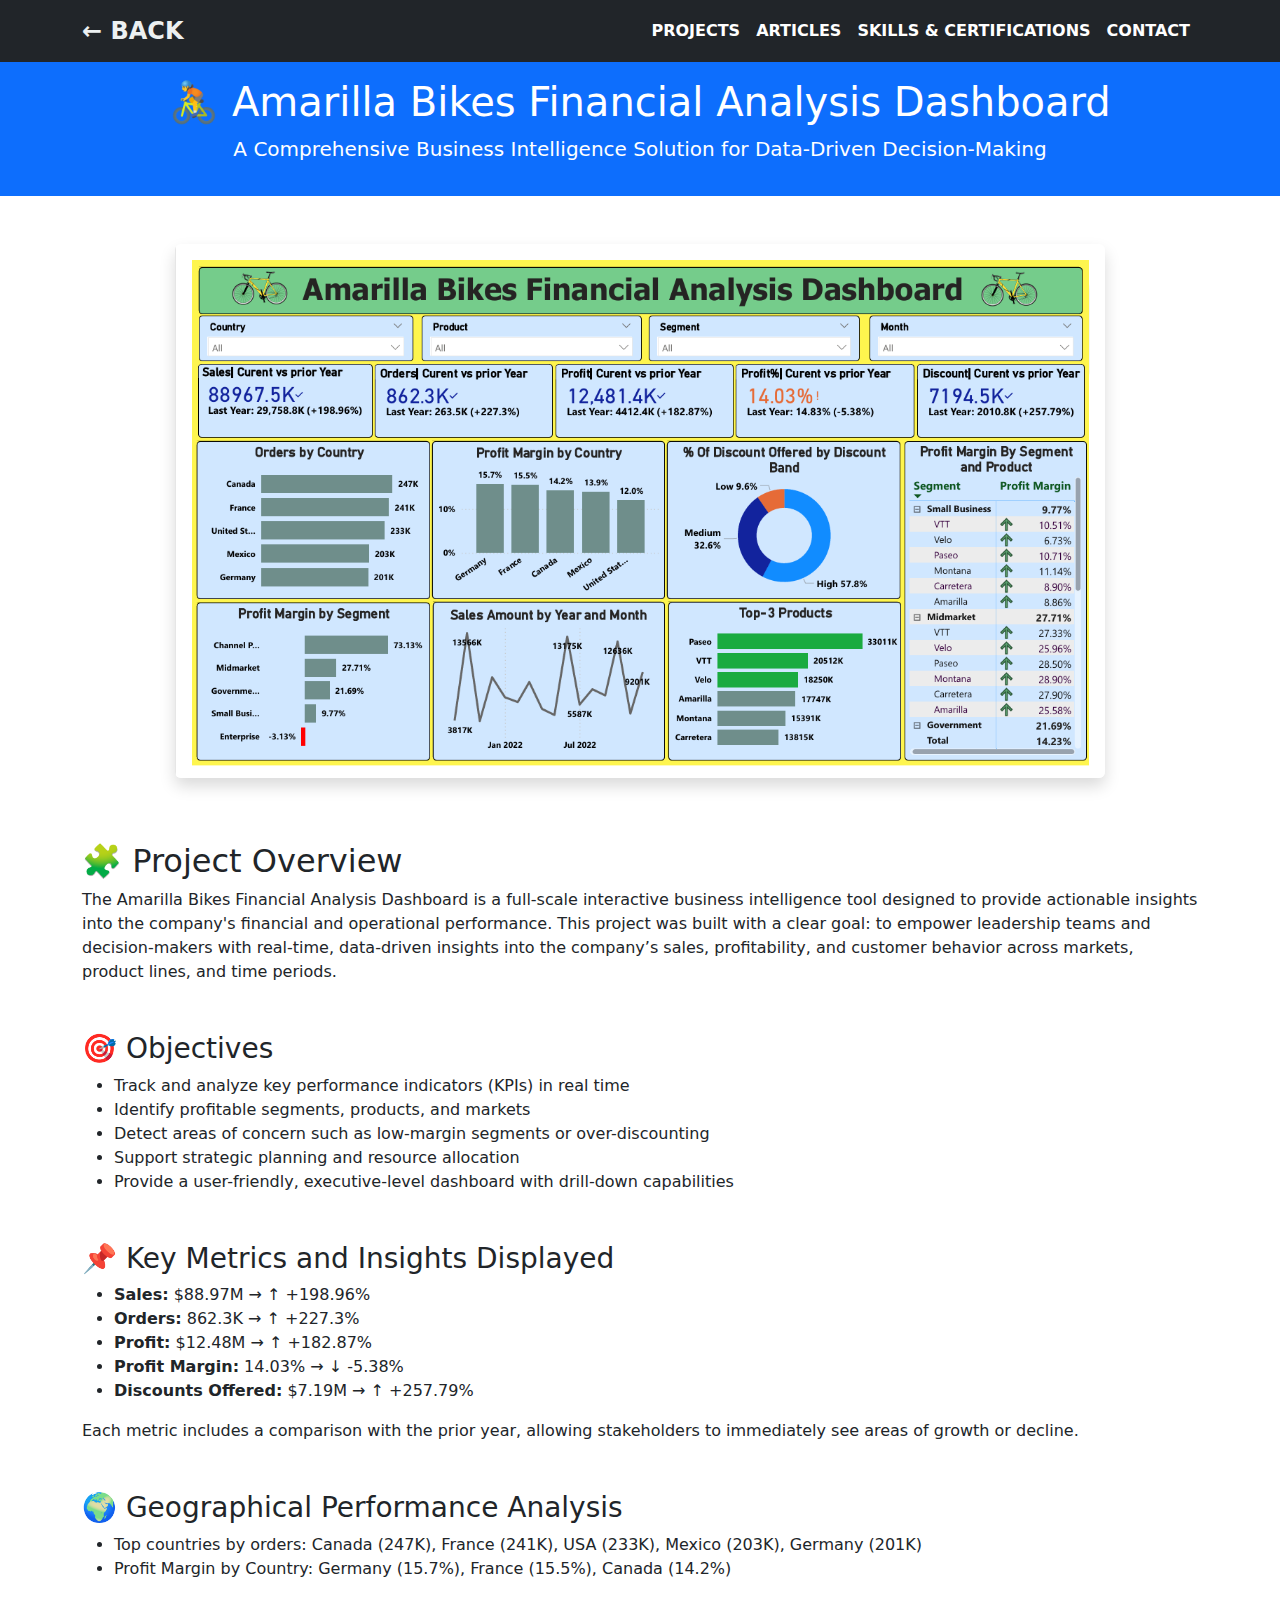
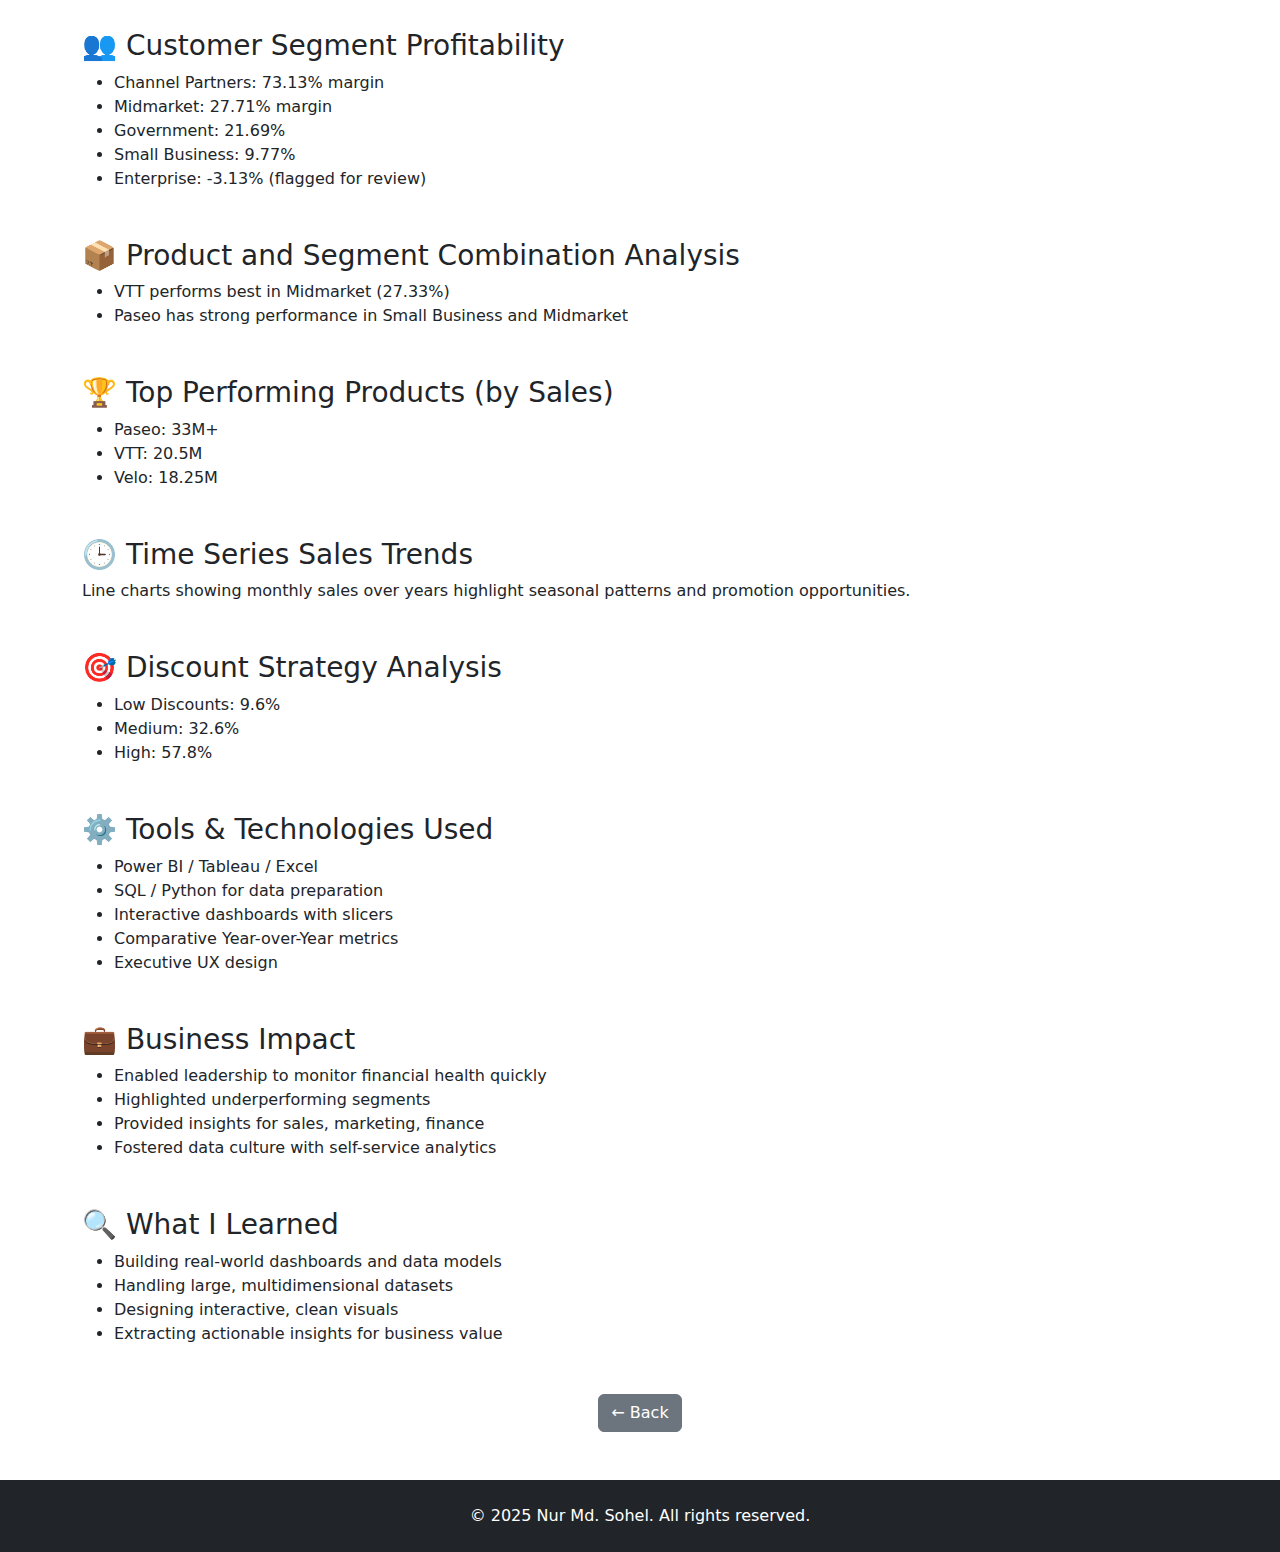
<file: Project1.html>
<!DOCTYPE html>
<html lang="en">

<head>
  <meta charset="UTF-8">
  <meta name="viewport" content="width=device-width, initial-scale=1">
  <title>Amarilla Bikes Dashboard | Project Overview</title>
  <link href="https://cdn.jsdelivr.net/npm/bootstrap@5.3.3/dist/css/bootstrap.min.css" rel="stylesheet">
  <link rel="stylesheet" href="style.css">
</head>

<body>
  <!-- Navbar -->
  <nav class="navbar navbar-expand-sm bg-dark navbar-dark">
    <div class="container">
      <a class="navbar-brand" href="index.html#projects">← BACK</a>
      <ul class="navbar-nav ms-auto">
        <li class="nav-item"><a class="nav-link nav-text" href="index.html#projects">PROJECTS</a></li>
        <li class="nav-item"><a class="nav-link nav-text" href="index.html#Artical">ARTICLES</a></li>
        <li class="nav-item"><a class="nav-link nav-text" href="index.html#skills-certifications">SKILLS & CERTIFICATIONS</a></li>
        <li class="nav-item"><a class="nav-link nav-text" href="index.html#contact">CONTACT</a></li>
      </ul>
    </div>
  </nav>

  <!-- Hero Section -->
  <header class="hero bg-primary text-white text-center py-3 mb-0">
    <div class="container">
      <h1>🚴 Amarilla Bikes Financial Analysis Dashboard</h1>
      <p class="lead">A Comprehensive Business Intelligence Solution for Data-Driven Decision-Making</p>
    </div>
  </header>

  <main class="container my-5">
    <!-- Overview Section -->

    <div class="row justify-content-center mb-5">
      <div class="col-md-10 text-center">
        <img src="Amarill.png" alt="Amarilla Dashboard Screenshot" class="img-fluid rounded shadow screenshot-img mb-3">
      </div>
    </div>
    
    <section class="mb-5">
      <h2>🧩 Project Overview</h2>
      <p>The Amarilla Bikes Financial Analysis Dashboard is a full-scale interactive business intelligence tool designed to provide actionable insights into the company's financial and operational performance. This project was built with a clear goal: to empower leadership teams and decision-makers with real-time, data-driven insights into the company’s sales, profitability, and customer behavior across markets, product lines, and time periods.</p>
    </section>

    <!-- Objectives Section -->
    <section class="mb-5">
      <h3>🎯 Objectives</h3>
      <ul>
        <li>Track and analyze key performance indicators (KPIs) in real time</li>
        <li>Identify profitable segments, products, and markets</li>
        <li>Detect areas of concern such as low-margin segments or over-discounting</li>
        <li>Support strategic planning and resource allocation</li>
        <li>Provide a user-friendly, executive-level dashboard with drill-down capabilities</li>
      </ul>
    </section>

    <!-- Key Metrics -->
    <section class="mb-5">
      <h3>📌 Key Metrics and Insights Displayed</h3>
      <ul>
        <li><strong>Sales:</strong> $88.97M → ↑ +198.96%</li>
        <li><strong>Orders:</strong> 862.3K → ↑ +227.3%</li>
        <li><strong>Profit:</strong> $12.48M → ↑ +182.87%</li>
        <li><strong>Profit Margin:</strong> 14.03% → ↓ -5.38%</li>
        <li><strong>Discounts Offered:</strong> $7.19M → ↑ +257.79%</li>
      </ul>
      <p>Each metric includes a comparison with the prior year, allowing stakeholders to immediately see areas of growth or decline.</p>
    </section>

    <!-- Geographical Analysis -->
    <section class="mb-5">
      <h3>🌍 Geographical Performance Analysis</h3>
      <ul>
        <li>Top countries by orders: Canada (247K), France (241K), USA (233K), Mexico (203K), Germany (201K)</li>
        <li>Profit Margin by Country: Germany (15.7%), France (15.5%), Canada (14.2%)</li>
      </ul>
    </section>

    <!-- Segment Profitability -->
    <section class="mb-5">
      <h3>👥 Customer Segment Profitability</h3>
      <ul>
        <li>Channel Partners: 73.13% margin</li>
        <li>Midmarket: 27.71% margin</li>
        <li>Government: 21.69%</li>
        <li>Small Business: 9.77%</li>
        <li>Enterprise: -3.13% (flagged for review)</li>
      </ul>
    </section>

    <!-- Product Analysis -->
    <section class="mb-5">
      <h3>📦 Product and Segment Combination Analysis</h3>
      <ul>
        <li>VTT performs best in Midmarket (27.33%)</li>
        <li>Paseo has strong performance in Small Business and Midmarket</li>
      </ul>
    </section>

    <!-- Top Products -->
    <section class="mb-5">
      <h3>🏆 Top Performing Products (by Sales)</h3>
      <ul>
        <li>Paseo: 33M+</li>
        <li>VTT: 20.5M</li>
        <li>Velo: 18.25M</li>
      </ul>
    </section>

    <!-- Time Series -->
    <section class="mb-5">
      <h3>🕒 Time Series Sales Trends</h3>
      <p>Line charts showing monthly sales over years highlight seasonal patterns and promotion opportunities.</p>
    </section>

    <!-- Discount Strategy -->
    <section class="mb-5">
      <h3>🎯 Discount Strategy Analysis</h3>
      <ul>
        <li>Low Discounts: 9.6%</li>
        <li>Medium: 32.6%</li>
        <li>High: 57.8%</li>
      </ul>
    </section>

    <!-- Tools -->
    <section class="mb-5">
      <h3>⚙️ Tools & Technologies Used</h3>
      <ul>
        <li>Power BI / Tableau / Excel</li>
        <li>SQL / Python for data preparation</li>
        <li>Interactive dashboards with slicers</li>
        <li>Comparative Year-over-Year metrics</li>
        <li>Executive UX design</li>
      </ul>
    </section>

    <!-- Business Impact -->
    <section class="mb-5">
      <h3>💼 Business Impact</h3>
      <ul>
        <li>Enabled leadership to monitor financial health quickly</li>
        <li>Highlighted underperforming segments</li>
        <li>Provided insights for sales, marketing, finance</li>
        <li>Fostered data culture with self-service analytics</li>
      </ul>
    </section>

    <!-- What I Learned -->
    <section class="mb-5">
      <h3>🔍 What I Learned</h3>
      <ul>
        <li>Building real-world dashboards and data models</li>
        <li>Handling large, multidimensional datasets</li>
        <li>Designing interactive, clean visuals</li>
        <li>Extracting actionable insights for business value</li>
      </ul>
    </section>

    <!-- Back Button -->
    <div class="text-center mt-4">
      <a href="index.html#projects" class="btn btn-secondary">← Back </a>
    </div>
  </main>

  <footer class="mt-5 py-4 bg-dark text-white text-center">
    &copy; 2025 Nur Md. Sohel. All rights reserved.
  </footer>

  <script src="https://cdn.jsdelivr.net/npm/bootstrap@5.3.3/dist/js/bootstrap.bundle.min.js"></script>
</body>

</html>
</file>
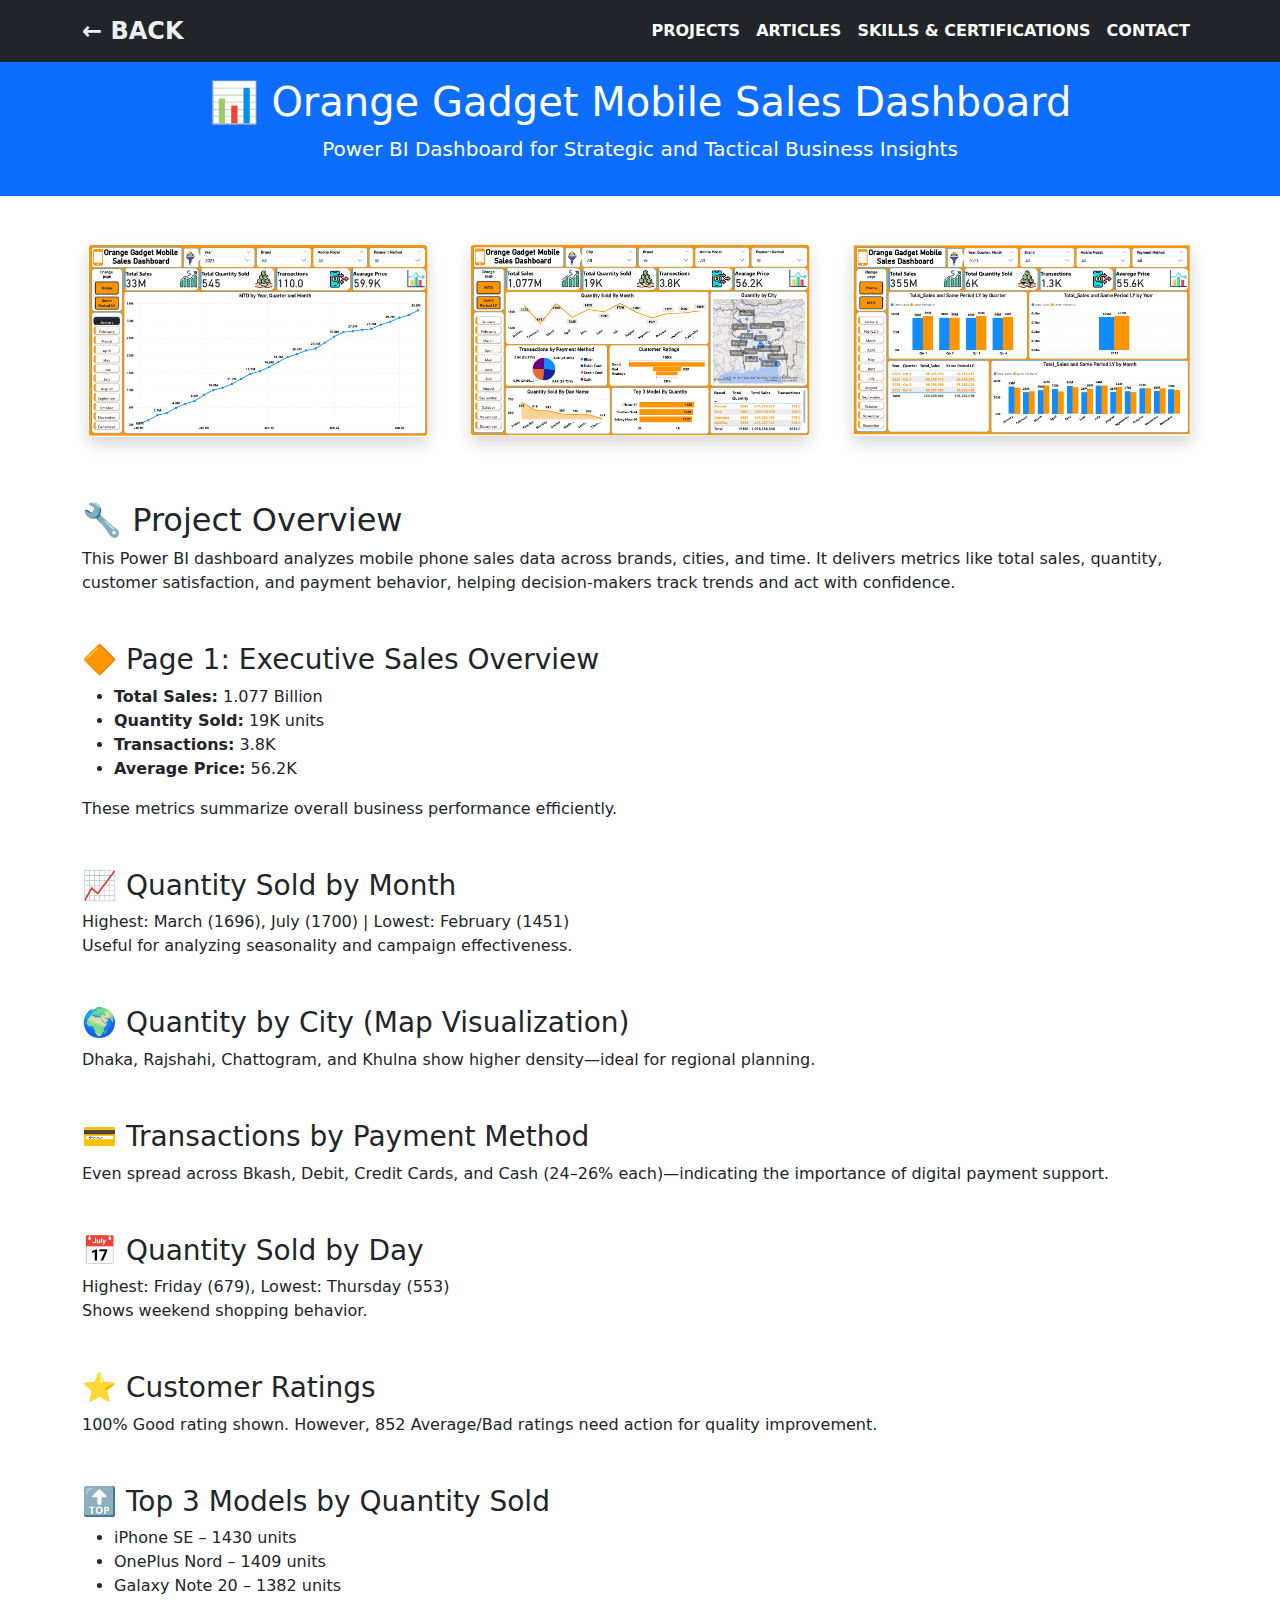
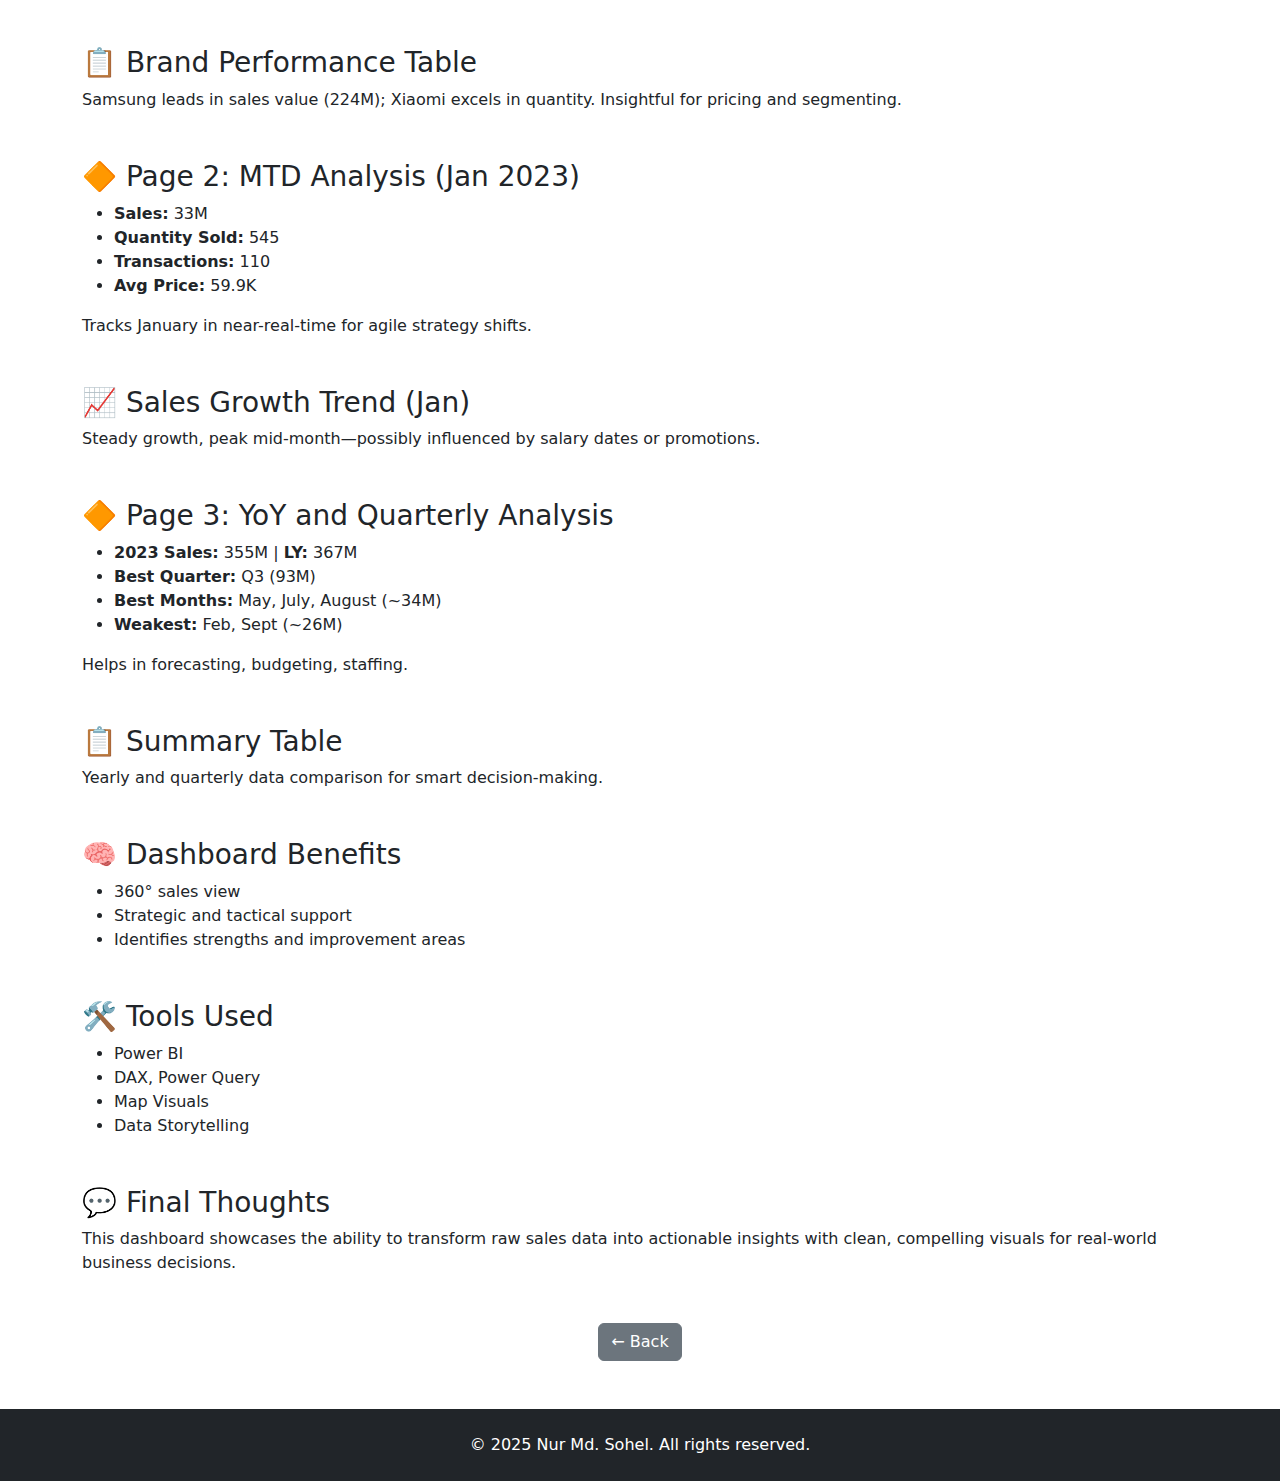
<file: Project2.html>
<!DOCTYPE html>
<html lang="en">

<head>
  <meta charset="UTF-8">
  <meta name="viewport" content="width=device-width, initial-scale=1">
  <title>Orange Gadget Dashboard | Project Overview</title>
  <link href="https://cdn.jsdelivr.net/npm/bootstrap@5.3.3/dist/css/bootstrap.min.css" rel="stylesheet">
  <link rel="stylesheet" href="style.css">
</head>

<body>
  <!-- Navbar -->
  <nav class="navbar navbar-expand-sm bg-dark navbar-dark">
    <div class="container">
      <a class="navbar-brand" href="index.html">← BACK</a>
      <ul class="navbar-nav ms-auto">
        <li class="nav-item"><a class="nav-link nav-text" href="index.html#projects">PROJECTS</a></li>
        <li class="nav-item"><a class="nav-link nav-text" href="index.html#Artical">ARTICLES</a></li>
        <li class="nav-item"><a class="nav-link nav-text" href="inde.html#skills-certifications">SKILLS & CERTIFICATIONS</a></li>
        <li class="nav-item"><a class="nav-link nav-text" href="index.html#contact">CONTACT</a></li>
      </ul>
    </div>
  </nav>

  <!-- Hero Section -->

    <header class="hero bg-primary text-white text-center py-3 mb-0">
        <div class="container">
          <h1>📊 Orange Gadget Mobile Sales Dashboard</h1>
          <p class="lead">Power BI Dashboard for Strategic and Tactical Business Insights</p>
        </div>

    </header>

  <main class="container my-5">
    <!-- Screenshot Row -->
    <div class="row text-center mb-5">
        <div class="col-md-4">
          <div class="image-wrapper">
            <img src="Mosales2.png" alt="Screenshot 1" class="img-fluid rounded shadow mb-3 zoom-hover">
          </div>
        </div>
        <div class="col-md-4">
          <div class="image-wrapper">
            <img src="Mosales1.png" alt="Screenshot 2" class="img-fluid rounded shadow mb-3 zoom-hover">
          </div>
        </div>
        <div class="col-md-4">
          <div class="image-wrapper">
            <img src="Mosales3.png" alt="Screenshot 3" class="img-fluid rounded shadow mb-3 zoom-hover">
          </div>
        </div>
      </div>
      

    <section class="mb-5">
      <h2>🔧 Project Overview</h2>
      <p>This Power BI dashboard analyzes mobile phone sales data across brands, cities, and time. It delivers metrics like total sales, quantity, customer satisfaction, and payment behavior, helping decision-makers track trends and act with confidence.</p>
    </section>

    <section class="mb-5">
      <h3>🔶 Page 1: Executive Sales Overview</h3>
      <ul>
        <li><strong>Total Sales:</strong> 1.077 Billion</li>
        <li><strong>Quantity Sold:</strong> 19K units</li>
        <li><strong>Transactions:</strong> 3.8K</li>
        <li><strong>Average Price:</strong> 56.2K</li>
      </ul>
      <p>These metrics summarize overall business performance efficiently.</p>
    </section>

    <section class="mb-5">
      <h3>📈 Quantity Sold by Month</h3>
      <p>Highest: March (1696), July (1700) | Lowest: February (1451)<br> Useful for analyzing seasonality and campaign effectiveness.</p>
    </section>

    <section class="mb-5">
      <h3>🌍 Quantity by City (Map Visualization)</h3>
      <p>Dhaka, Rajshahi, Chattogram, and Khulna show higher density—ideal for regional planning.</p>
    </section>

    <section class="mb-5">
      <h3>💳 Transactions by Payment Method</h3>
      <p>Even spread across Bkash, Debit, Credit Cards, and Cash (24–26% each)—indicating the importance of digital payment support.</p>
    </section>

    <section class="mb-5">
      <h3>📅 Quantity Sold by Day</h3>
      <p>Highest: Friday (679), Lowest: Thursday (553)<br> Shows weekend shopping behavior.</p>
    </section>

    <section class="mb-5">
      <h3>⭐ Customer Ratings</h3>
      <p>100% Good rating shown. However, 852 Average/Bad ratings need action for quality improvement.</p>
    </section>

    <section class="mb-5">
      <h3>🔝 Top 3 Models by Quantity Sold</h3>
      <ul>
        <li>iPhone SE – 1430 units</li>
        <li>OnePlus Nord – 1409 units</li>
        <li>Galaxy Note 20 – 1382 units</li>
      </ul>
    </section>

    <section class="mb-5">
      <h3>📋 Brand Performance Table</h3>
      <p>Samsung leads in sales value (224M); Xiaomi excels in quantity. Insightful for pricing and segmenting.</p>
    </section>

    <section class="mb-5">
      <h3>🔶 Page 2: MTD Analysis (Jan 2023)</h3>
      <ul>
        <li><strong>Sales:</strong> 33M</li>
        <li><strong>Quantity Sold:</strong> 545</li>
        <li><strong>Transactions:</strong> 110</li>
        <li><strong>Avg Price:</strong> 59.9K</li>
      </ul>
      <p>Tracks January in near-real-time for agile strategy shifts.</p>
    </section>

    <section class="mb-5">
      <h3>📈 Sales Growth Trend (Jan)</h3>
      <p>Steady growth, peak mid-month—possibly influenced by salary dates or promotions.</p>
    </section>

    <section class="mb-5">
      <h3>🔶 Page 3: YoY and Quarterly Analysis</h3>
      <ul>
        <li><strong>2023 Sales:</strong> 355M | <strong>LY:</strong> 367M</li>
        <li><strong>Best Quarter:</strong> Q3 (93M)</li>
        <li><strong>Best Months:</strong> May, July, August (~34M)</li>
        <li><strong>Weakest:</strong> Feb, Sept (~26M)</li>
      </ul>
      <p>Helps in forecasting, budgeting, staffing.</p>
    </section>

    <section class="mb-5">
      <h3>📋 Summary Table</h3>
      <p>Yearly and quarterly data comparison for smart decision-making.</p>
    </section>

    <section class="mb-5">
      <h3>🧠 Dashboard Benefits</h3>
      <ul>
        <li>360° sales view</li>
        <li>Strategic and tactical support</li>
        <li>Identifies strengths and improvement areas</li>
      </ul>
    </section>

    <section class="mb-5">
      <h3>🛠 Tools Used</h3>
      <ul>
        <li>Power BI</li>
        <li>DAX, Power Query</li>
        <li>Map Visuals</li>
        <li>Data Storytelling</li>
      </ul>
    </section>

    <section class="mb-5">
      <h3>💬 Final Thoughts</h3>
      <p>This dashboard showcases the ability to transform raw sales data into actionable insights with clean, compelling visuals for real-world business decisions.</p>
    </section>

    <!-- Back Button -->
    <div class="text-center mt-4">
      <a href="index.html#projects" class="btn btn-secondary">← Back </a>
    </div>
  </main>

  <footer class="mt-5 py-4 bg-dark text-white text-center">
    &copy; 2025 Nur Md. Sohel. All rights reserved.
  </footer>

  <script src="https://cdn.jsdelivr.net/npm/bootstrap@5.3.3/dist/js/bootstrap.bundle.min.js"></script>
</body>

</html>
</file>
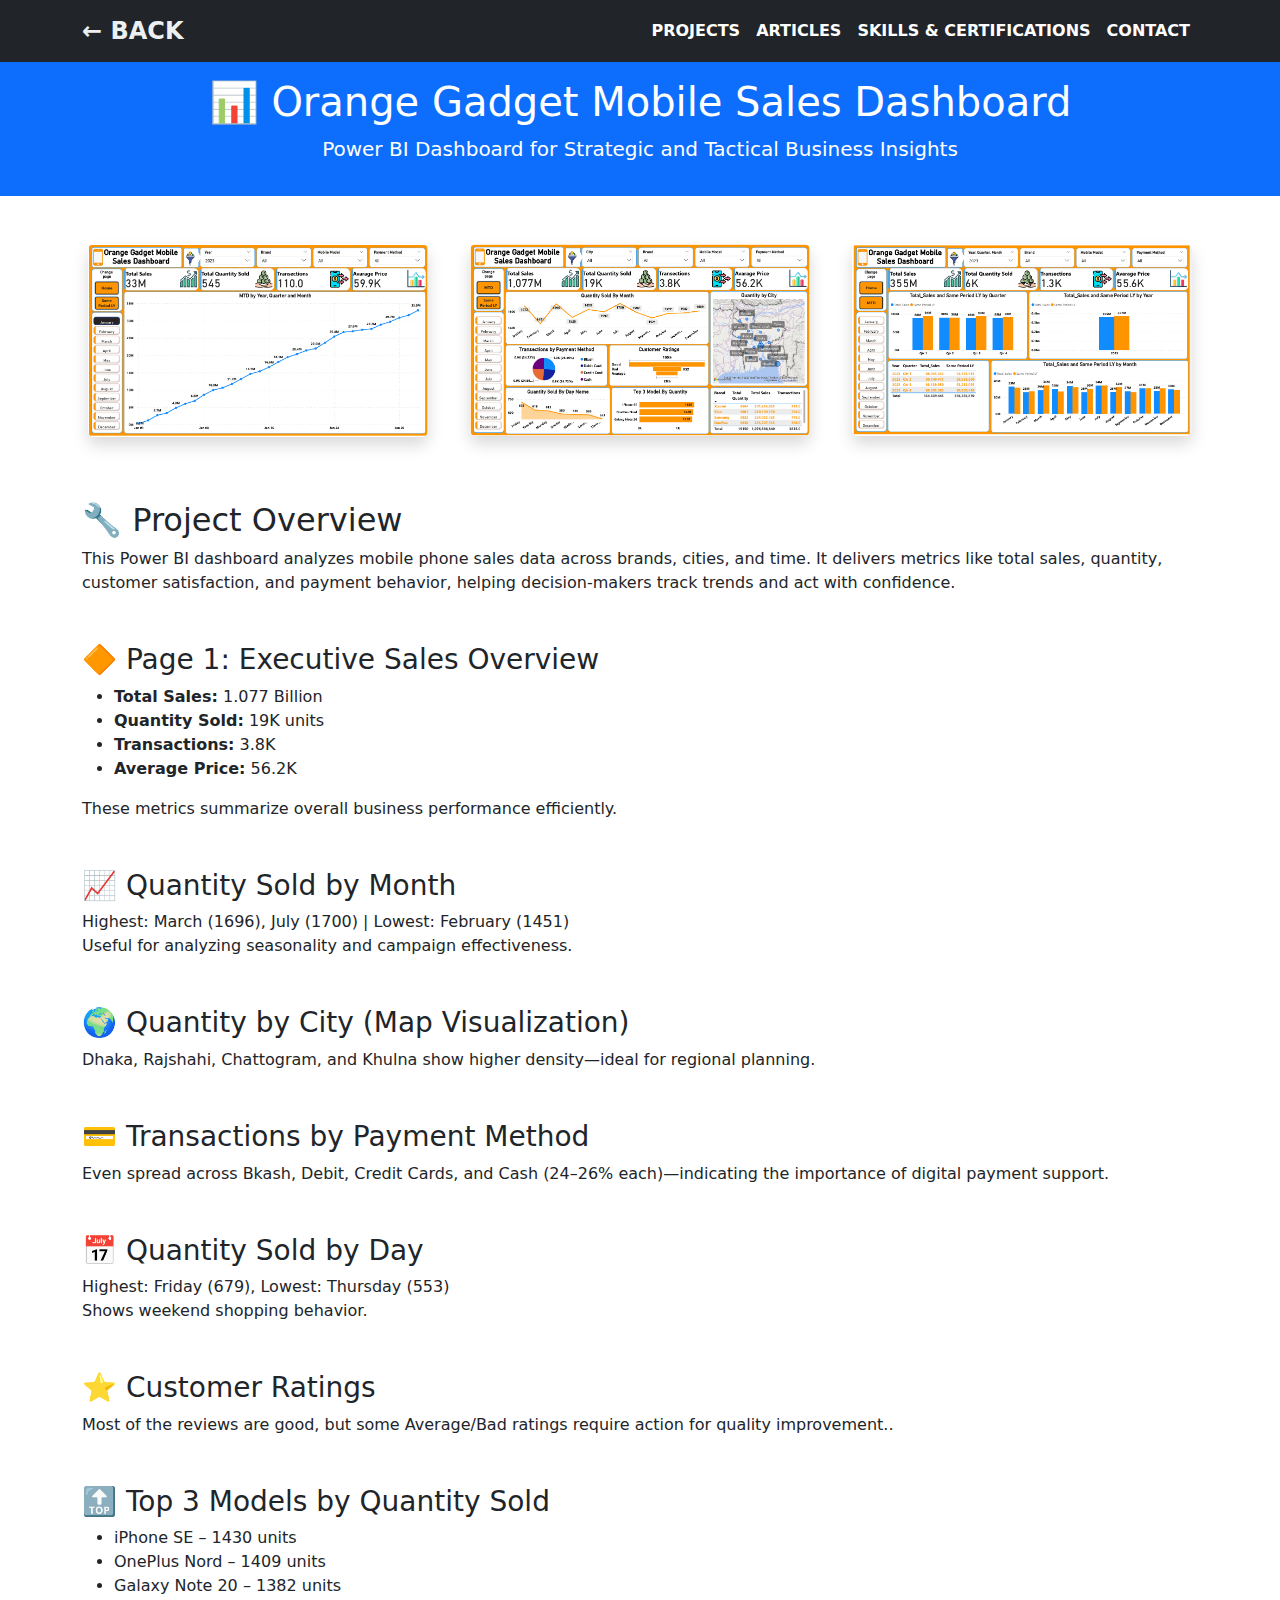
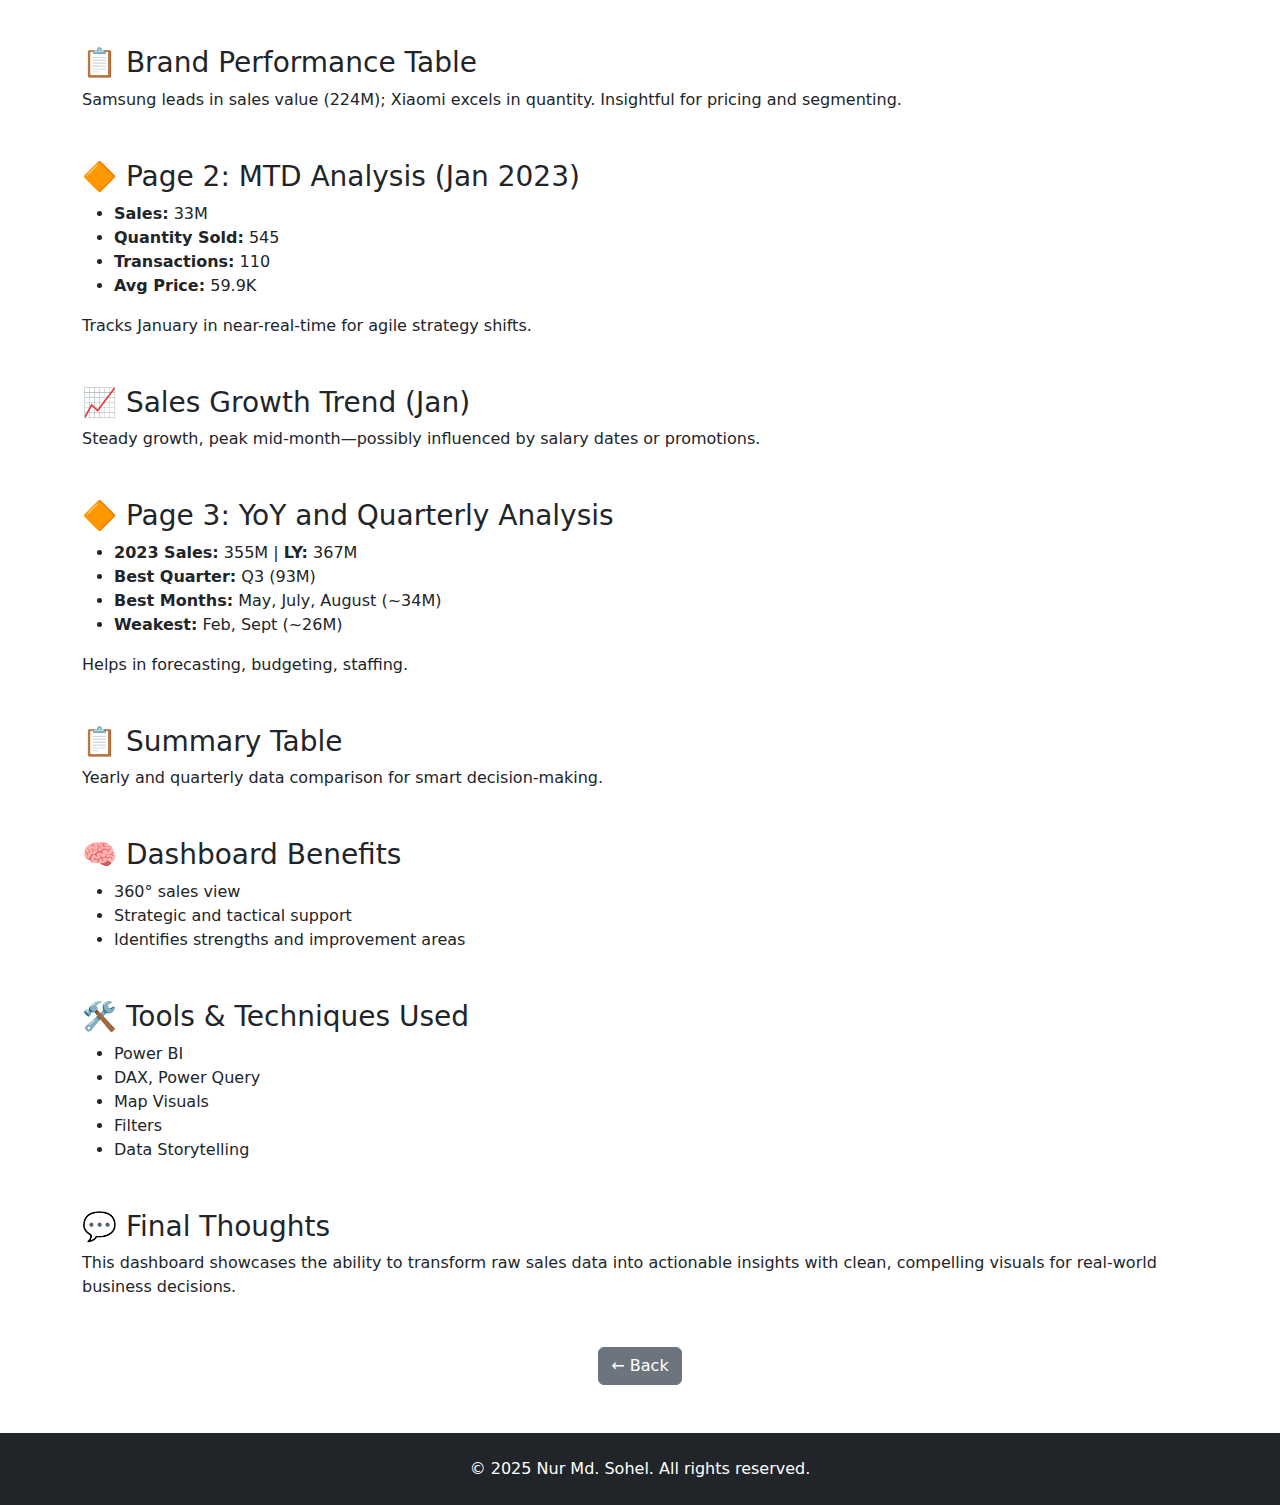
<file: project2.html>
<!DOCTYPE html>
<html lang="en">

<head>
  <meta charset="UTF-8">
  <meta name="viewport" content="width=device-width, initial-scale=1">
  <title>Orange Gadget Dashboard | Project Overview</title>
  <link rel="icon" href="Icon2.png" type="image/x-icon">
  <link href="https://cdn.jsdelivr.net/npm/bootstrap@5.3.3/dist/css/bootstrap.min.css" rel="stylesheet">
  <link rel="stylesheet" href="style.css">
</head>

<body>
  <!-- Navbar -->
  <nav class="navbar navbar-expand-sm bg-dark navbar-dark">
    <div class="container">
      <a class="navbar-brand" href="index.html">← BACK</a>
      <ul class="navbar-nav ms-auto">
        <li class="nav-item"><a class="nav-link nav-text" href="index.html#projects">PROJECTS</a></li>
        <li class="nav-item"><a class="nav-link nav-text" href="index.html#Artical">ARTICLES</a></li>
        <li class="nav-item"><a class="nav-link nav-text" href="inde.html#skills-certifications">SKILLS & CERTIFICATIONS</a></li>
        <li class="nav-item"><a class="nav-link nav-text" href="index.html#contact">CONTACT</a></li>
      </ul>
    </div>
  </nav>

  <!-- Hero Section -->

    <header class="hero bg-primary text-white text-center py-3 mb-0">
        <div class="container">
          <h1>📊 Orange Gadget Mobile Sales Dashboard</h1>
          <p class="lead">Power BI Dashboard for Strategic and Tactical Business Insights</p>
        </div>

    </header>

  <main class="container my-5">
    <!-- Screenshot Row -->
    <div class="row text-center mb-5">
        <div class="col-md-4">
          <div class="image-wrapper">
            <img src="Mosales2.png" alt="Screenshot 1" class="img-fluid rounded shadow mb-3 zoom-hover">
          </div>
        </div>
        <div class="col-md-4">
          <div class="image-wrapper">
            <img src="Mosales1.png" alt="Screenshot 2" class="img-fluid rounded shadow mb-3 zoom-hover">
          </div>
        </div>
        <div class="col-md-4">
          <div class="image-wrapper">
            <img src="Mosales3.png" alt="Screenshot 3" class="img-fluid rounded shadow mb-3 zoom-hover">
          </div>
        </div>
      </div>
      

    <section class="mb-5">
      <h2>🔧 Project Overview</h2>
      <p>This Power BI dashboard analyzes mobile phone sales data across brands, cities, and time. It delivers metrics like total sales, quantity, customer satisfaction, and payment behavior, helping decision-makers track trends and act with confidence.</p>
    </section>

    <section class="mb-5">
      <h3>🔶 Page 1: Executive Sales Overview</h3>
      <ul>
        <li><strong>Total Sales:</strong> 1.077 Billion</li>
        <li><strong>Quantity Sold:</strong> 19K units</li>
        <li><strong>Transactions:</strong> 3.8K</li>
        <li><strong>Average Price:</strong> 56.2K</li>
      </ul>
      <p>These metrics summarize overall business performance efficiently.</p>
    </section>

    <section class="mb-5">
      <h3>📈 Quantity Sold by Month</h3>
      <p>Highest: March (1696), July (1700) | Lowest: February (1451)<br> Useful for analyzing seasonality and campaign effectiveness.</p>
    </section>

    <section class="mb-5">
      <h3>🌍 Quantity by City (Map Visualization)</h3>
      <p>Dhaka, Rajshahi, Chattogram, and Khulna show higher density—ideal for regional planning.</p>
    </section>

    <section class="mb-5">
      <h3>💳 Transactions by Payment Method</h3>
      <p>Even spread across Bkash, Debit, Credit Cards, and Cash (24–26% each)—indicating the importance of digital payment support.</p>
    </section>

    <section class="mb-5">
      <h3>📅 Quantity Sold by Day</h3>
      <p>Highest: Friday (679), Lowest: Thursday (553)<br> Shows weekend shopping behavior.</p>
    </section>

    <section class="mb-5">
      <h3>⭐ Customer Ratings</h3>
      <p>Most of the reviews are good, but some Average/Bad ratings require action for quality improvement..</p>
    </section>

    <section class="mb-5">
      <h3>🔝 Top 3 Models by Quantity Sold</h3>
      <ul>
        <li>iPhone SE – 1430 units</li>
        <li>OnePlus Nord – 1409 units</li>
        <li>Galaxy Note 20 – 1382 units</li>
      </ul>
    </section>

    <section class="mb-5">
      <h3>📋 Brand Performance Table</h3>
      <p>Samsung leads in sales value (224M); Xiaomi excels in quantity. Insightful for pricing and segmenting.</p>
    </section>

    <section class="mb-5">
      <h3>🔶 Page 2: MTD Analysis (Jan 2023)</h3>
      <ul>
        <li><strong>Sales:</strong> 33M</li>
        <li><strong>Quantity Sold:</strong> 545</li>
        <li><strong>Transactions:</strong> 110</li>
        <li><strong>Avg Price:</strong> 59.9K</li>
      </ul>
      <p>Tracks January in near-real-time for agile strategy shifts.</p>
    </section>

    <section class="mb-5">
      <h3>📈 Sales Growth Trend (Jan)</h3>
      <p>Steady growth, peak mid-month—possibly influenced by salary dates or promotions.</p>
    </section>

    <section class="mb-5">
      <h3>🔶 Page 3: YoY and Quarterly Analysis</h3>
      <ul>
        <li><strong>2023 Sales:</strong> 355M | <strong>LY:</strong> 367M</li>
        <li><strong>Best Quarter:</strong> Q3 (93M)</li>
        <li><strong>Best Months:</strong> May, July, August (~34M)</li>
        <li><strong>Weakest:</strong> Feb, Sept (~26M)</li>
      </ul>
      <p>Helps in forecasting, budgeting, staffing.</p>
    </section>

    <section class="mb-5">
      <h3>📋 Summary Table</h3>
      <p>Yearly and quarterly data comparison for smart decision-making.</p>
    </section>

    <section class="mb-5">
      <h3>🧠 Dashboard Benefits</h3>
      <ul>
        <li>360° sales view</li>
        <li>Strategic and tactical support</li>
        <li>Identifies strengths and improvement areas</li>
      </ul>
    </section>

    <section class="mb-5">
      <h3>🛠 Tools & Techniques Used</h3>
      <ul>
        <li>Power BI</li>
        <li>DAX, Power Query</li>
        <li>Map Visuals</li>
        <li>Filters</li>
        <li>Data Storytelling</li>
      </ul>
    </section>

    <section class="mb-5">
      <h3>💬 Final Thoughts</h3>
      <p>This dashboard showcases the ability to transform raw sales data into actionable insights with clean, compelling visuals for real-world business decisions.</p>
    </section>

    <!-- Back Button -->
    <div class="text-center mt-4">
      <a href="index.html#projects" class="btn btn-secondary">← Back </a>
    </div>
  </main>

  <footer class="mt-5 py-4 bg-dark text-white text-center">
    &copy; 2025 Nur Md. Sohel. All rights reserved.
  </footer>

  <script src="https://cdn.jsdelivr.net/npm/bootstrap@5.3.3/dist/js/bootstrap.bundle.min.js"></script>
</body>

</html>
</file>
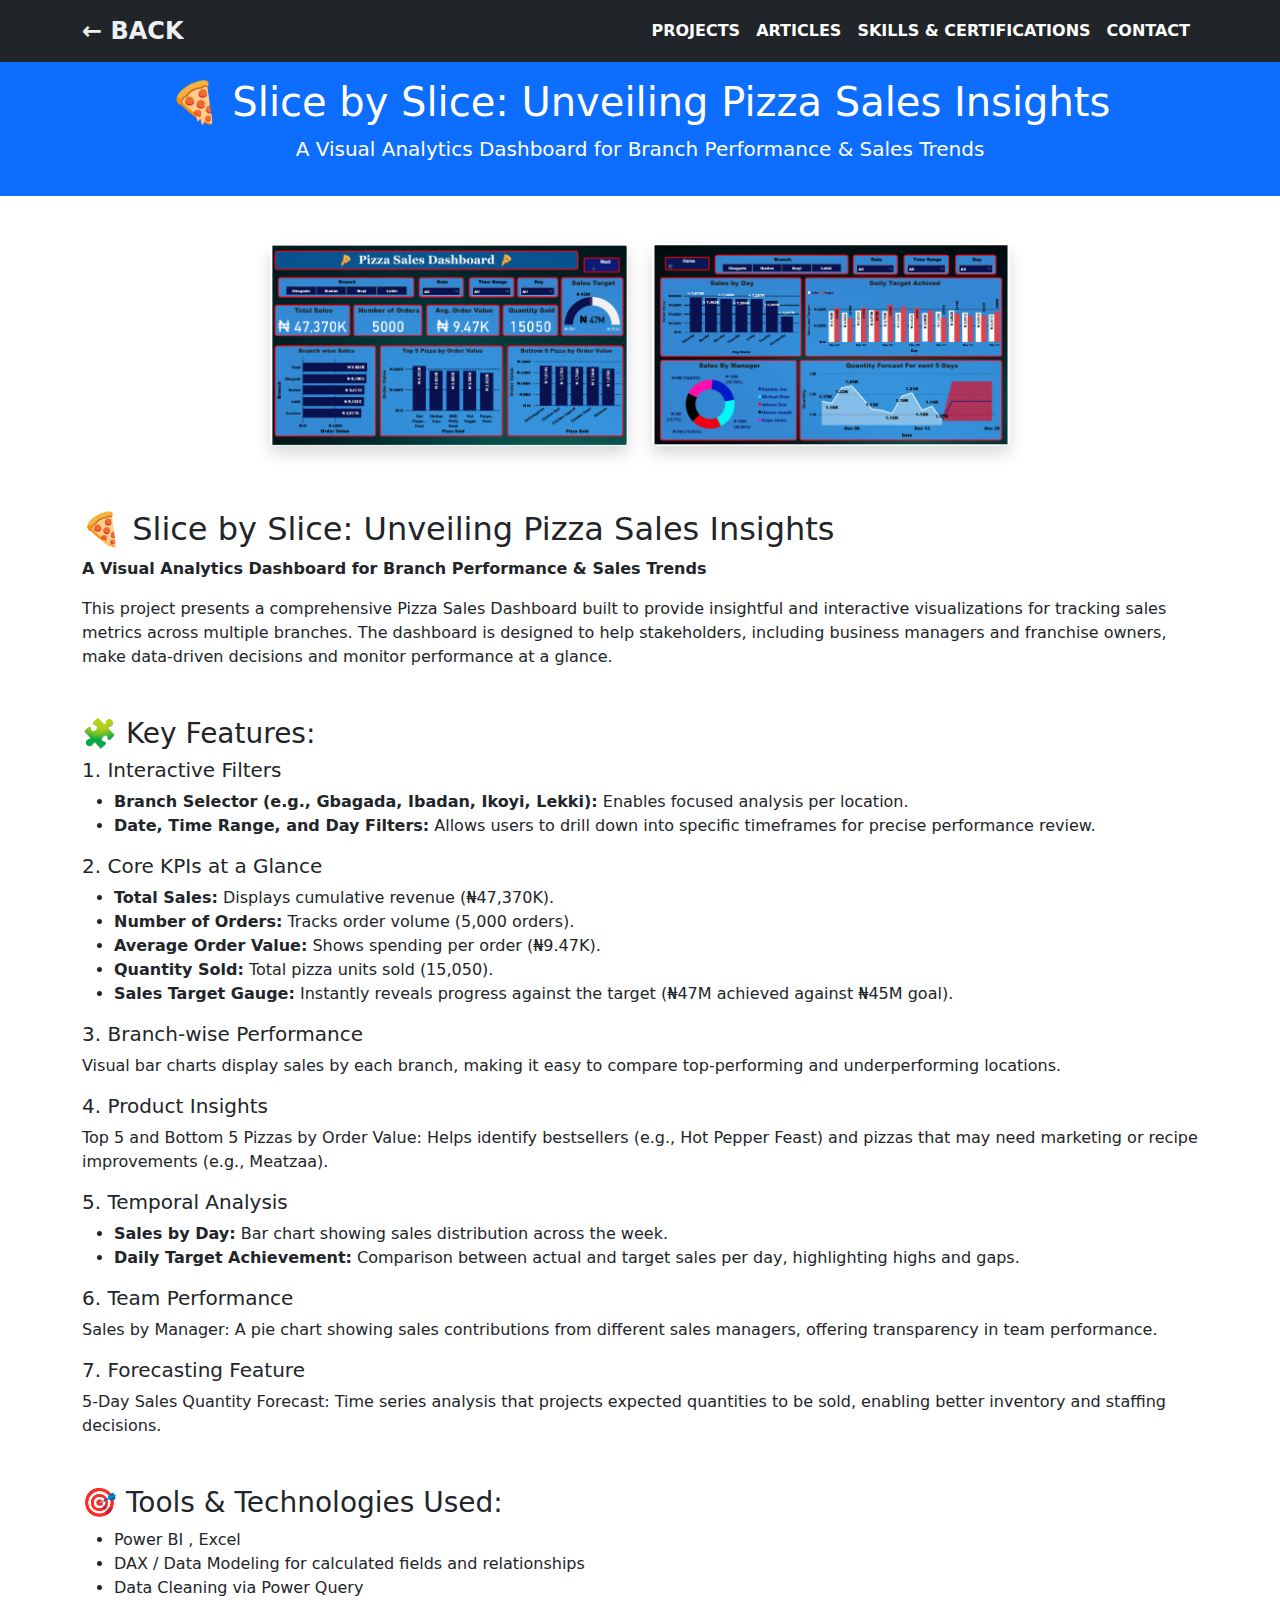
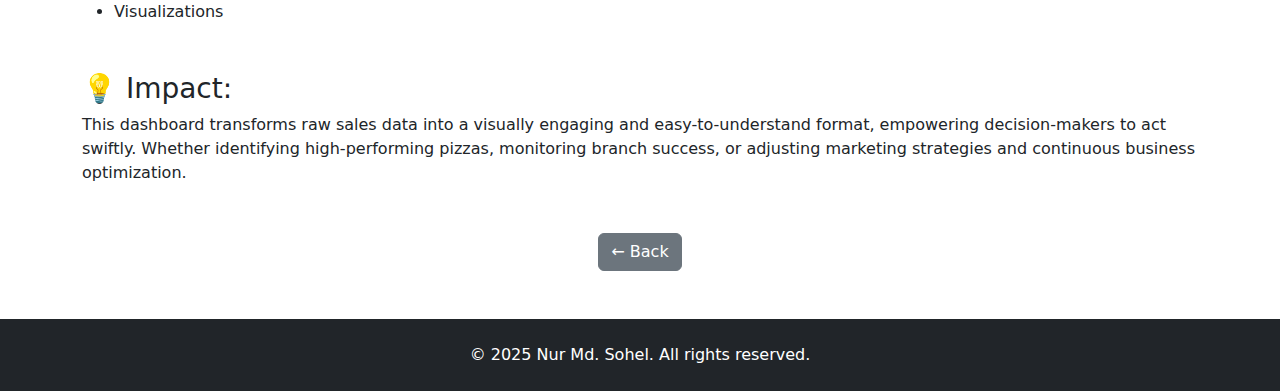
<file: project3.html>
<!DOCTYPE html>
<html lang="en">

<head>
  <meta charset="UTF-8">
  <meta name="viewport" content="width=device-width, initial-scale=1">
  <title>Pizza Sales Dashboard | Project Overview</title>
  <link rel="icon" href="Icon2.png" type="image/x-icon">
  <link href="https://cdn.jsdelivr.net/npm/bootstrap@5.3.3/dist/css/bootstrap.min.css" rel="stylesheet">
  <link rel="stylesheet" href="style.css">
</head>

<body>
  <!-- Navbar -->
  <nav class="navbar navbar-expand-sm bg-dark navbar-dark">
    <div class="container">
      <a class="navbar-brand" href="index.html">← BACK</a>
      <ul class="navbar-nav ms-auto">
        <li class="nav-item"><a class="nav-link nav-text" href="index.html#projects">PROJECTS</a></li>
        <li class="nav-item"><a class="nav-link nav-text" href="index.html#Artical">ARTICLES</a></li>
        <li class="nav-item"><a class="nav-link nav-text" href="index.html#skills-certifications">SKILLS & CERTIFICATIONS</a></li>
        <li class="nav-item"><a class="nav-link nav-text" href="index.html#contact">CONTACT</a></li>
      </ul>
    </div>
  </nav>

  <!-- Hero Section -->
  <header class="hero bg-primary text-white text-center py-3 mb-0">
    <div class="container">
      <h1>🍕 Slice by Slice: Unveiling Pizza Sales Insights</h1>
      <p class="lead">A Visual Analytics Dashboard for Branch Performance & Sales Trends</p>
    </div>
  </header>

  <main class="container my-5">

    <!-- Screenshot Row -->
    <div class="row justify-content-center text-center mb-5">
        <div class="col-md-6 col-lg-4 mb-3">
          <img src="Pizzaorig1.png" alt="Domino’s Dashboard Screenshot 1" class="img-fluid rounded shadow zoom-hover">
        </div>
        <div class="col-md-6 col-lg-4 mb-3">
          <img src="Pizzaorig2.png" alt="Domino’s Dashboard Screenshot 2" class="img-fluid rounded shadow zoom-hover">
        </div>
      </div>

    <!-- Full Content -->
    <section class="mb-5">
      <h2>🍕 Slice by Slice: Unveiling Pizza Sales Insights</h2>
      <p><strong>A Visual Analytics Dashboard for Branch Performance & Sales Trends</strong></p>
      <p>This project presents a comprehensive Pizza Sales Dashboard built to provide insightful and interactive visualizations for tracking sales metrics across multiple branches. The dashboard is designed to help stakeholders, including business managers and franchise owners, make data-driven decisions and monitor performance at a glance.</p>
    </section>

    <section class="mb-5">
      <h3>🧩 Key Features:</h3>

      <h5>1. Interactive Filters</h5>
      <ul>
        <li><strong>Branch Selector (e.g., Gbagada, Ibadan, Ikoyi, Lekki):</strong> Enables focused analysis per location.</li>
        <li><strong>Date, Time Range, and Day Filters:</strong> Allows users to drill down into specific timeframes for precise performance review.</li>
      </ul>

      <h5>2. Core KPIs at a Glance</h5>
      <ul>
        <li><strong>Total Sales:</strong> Displays cumulative revenue (₦47,370K).</li>
        <li><strong>Number of Orders:</strong> Tracks order volume (5,000 orders).</li>
        <li><strong>Average Order Value:</strong> Shows spending per order (₦9.47K).</li>
        <li><strong>Quantity Sold:</strong> Total pizza units sold (15,050).</li>
        <li><strong>Sales Target Gauge:</strong> Instantly reveals progress against the target (₦47M achieved against ₦45M goal).</li>
      </ul>

      <h5>3. Branch-wise Performance</h5>
      <p>Visual bar charts display sales by each branch, making it easy to compare top-performing and underperforming locations.</p>

      <h5>4. Product Insights</h5>
      <p>Top 5 and Bottom 5 Pizzas by Order Value: Helps identify bestsellers (e.g., Hot Pepper Feast) and pizzas that may need marketing or recipe improvements (e.g., Meatzaa).</p>

      <h5>5. Temporal Analysis</h5>
      <ul>
        <li><strong>Sales by Day:</strong> Bar chart showing sales distribution across the week.</li>
        <li><strong>Daily Target Achievement:</strong> Comparison between actual and target sales per day, highlighting highs and gaps.</li>
      </ul>

      <h5>6. Team Performance</h5>
      <p>Sales by Manager: A pie chart showing sales contributions from different sales managers, offering transparency in team performance.</p>

      <h5>7. Forecasting Feature</h5>
      <p>5-Day Sales Quantity Forecast: Time series analysis that projects expected quantities to be sold, enabling better inventory and staffing decisions.</p>
    </section>

    <section class="mb-5">
      <h3>🎯 Tools & Technologies Used:</h3>
      <ul>
        <li>Power BI , Excel </li>
        <li>DAX / Data Modeling for calculated fields and relationships</li>
        <li>Data Cleaning via Power Query</li>
        <li>Visualizations </li>
      </ul>
    </section>

    <section class="mb-5">
      <h3>💡 Impact:</h3>
      <p>This dashboard transforms raw sales data into a visually engaging and easy-to-understand format, empowering decision-makers to act swiftly. Whether identifying high-performing pizzas, monitoring branch success, or adjusting marketing strategies and continuous business optimization.</p>
    </section>

    <!-- Back Button -->
    <div class="text-center mt-4">
      <a href="index.html#projects" class="btn btn-secondary">← Back</a>
    </div>
  </main>

  <!-- Footer -->
  <footer class="mt-5 py-4 bg-dark text-white text-center">
    &copy; 2025 Nur Md. Sohel. All rights reserved.
  </footer>

  <script src="https://cdn.jsdelivr.net/npm/bootstrap@5.3.3/dist/js/bootstrap.bundle.min.js"></script>
</body>

</html>
</file>
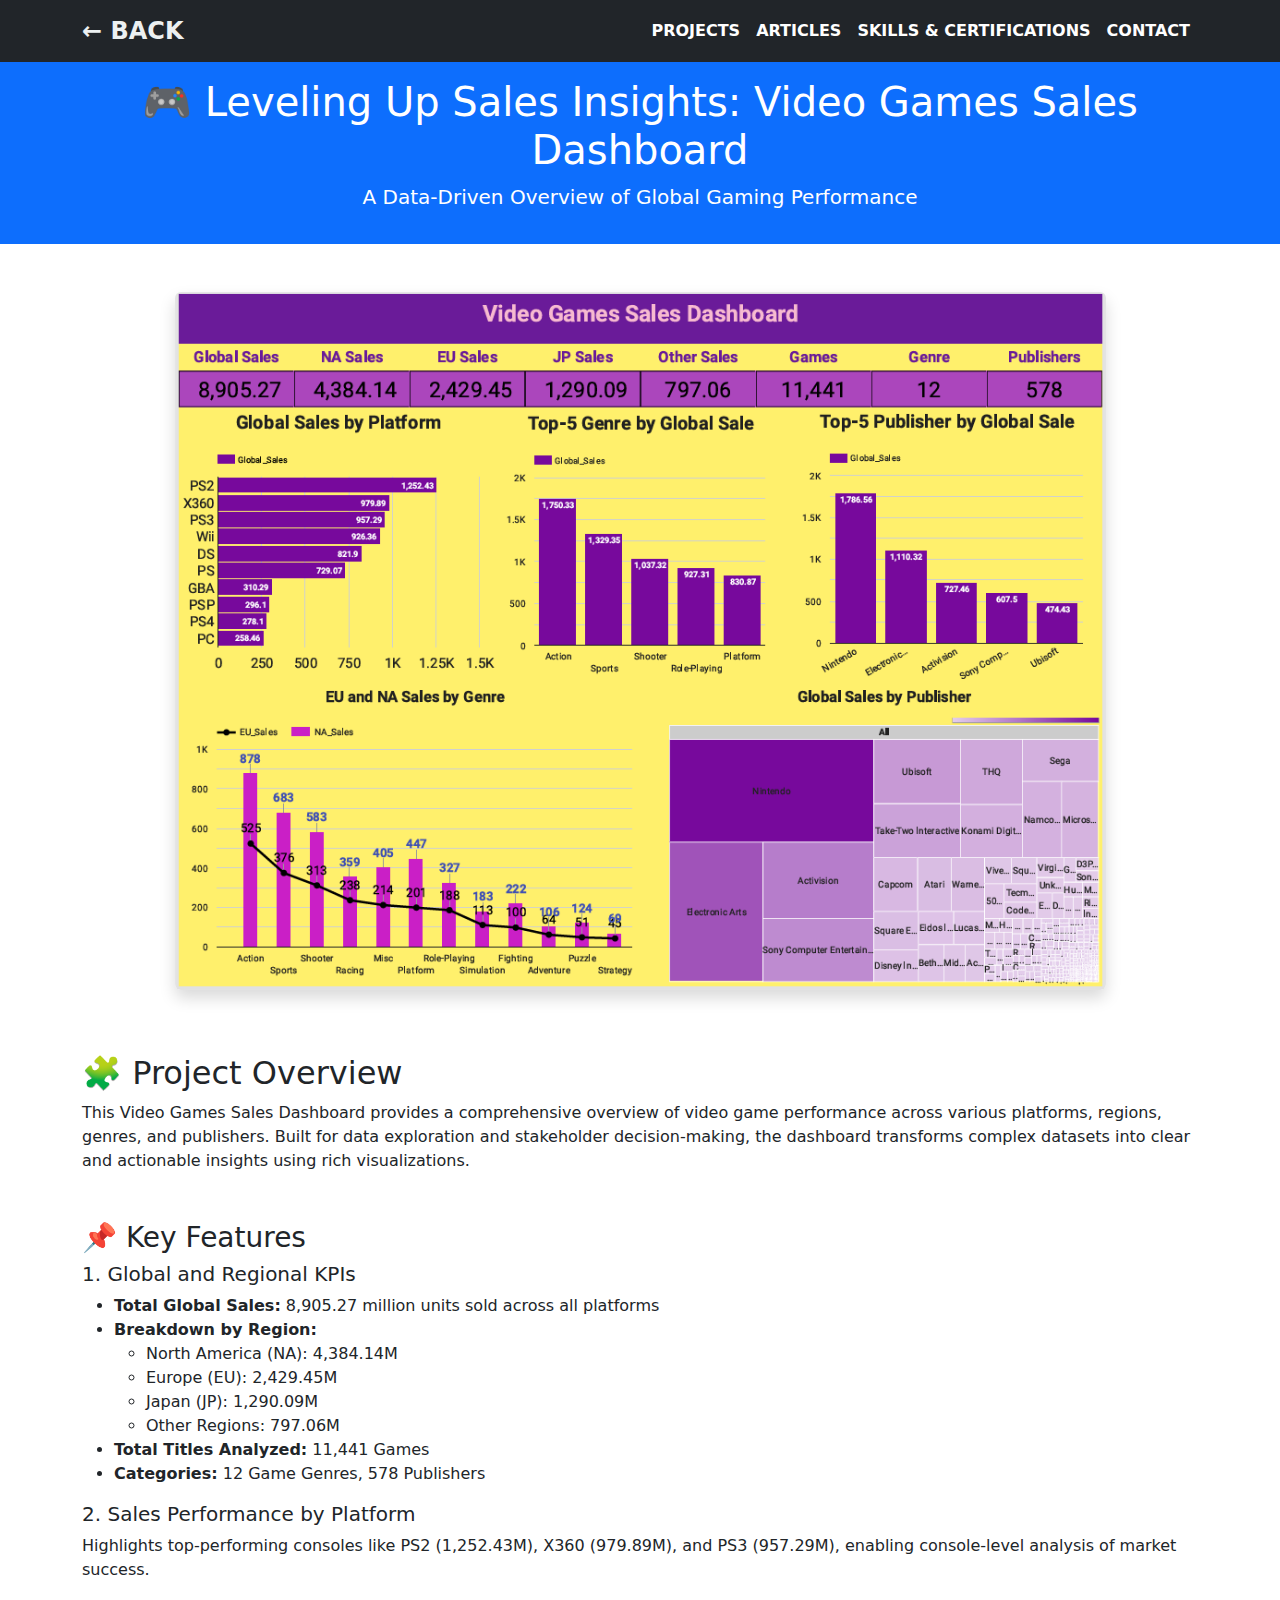
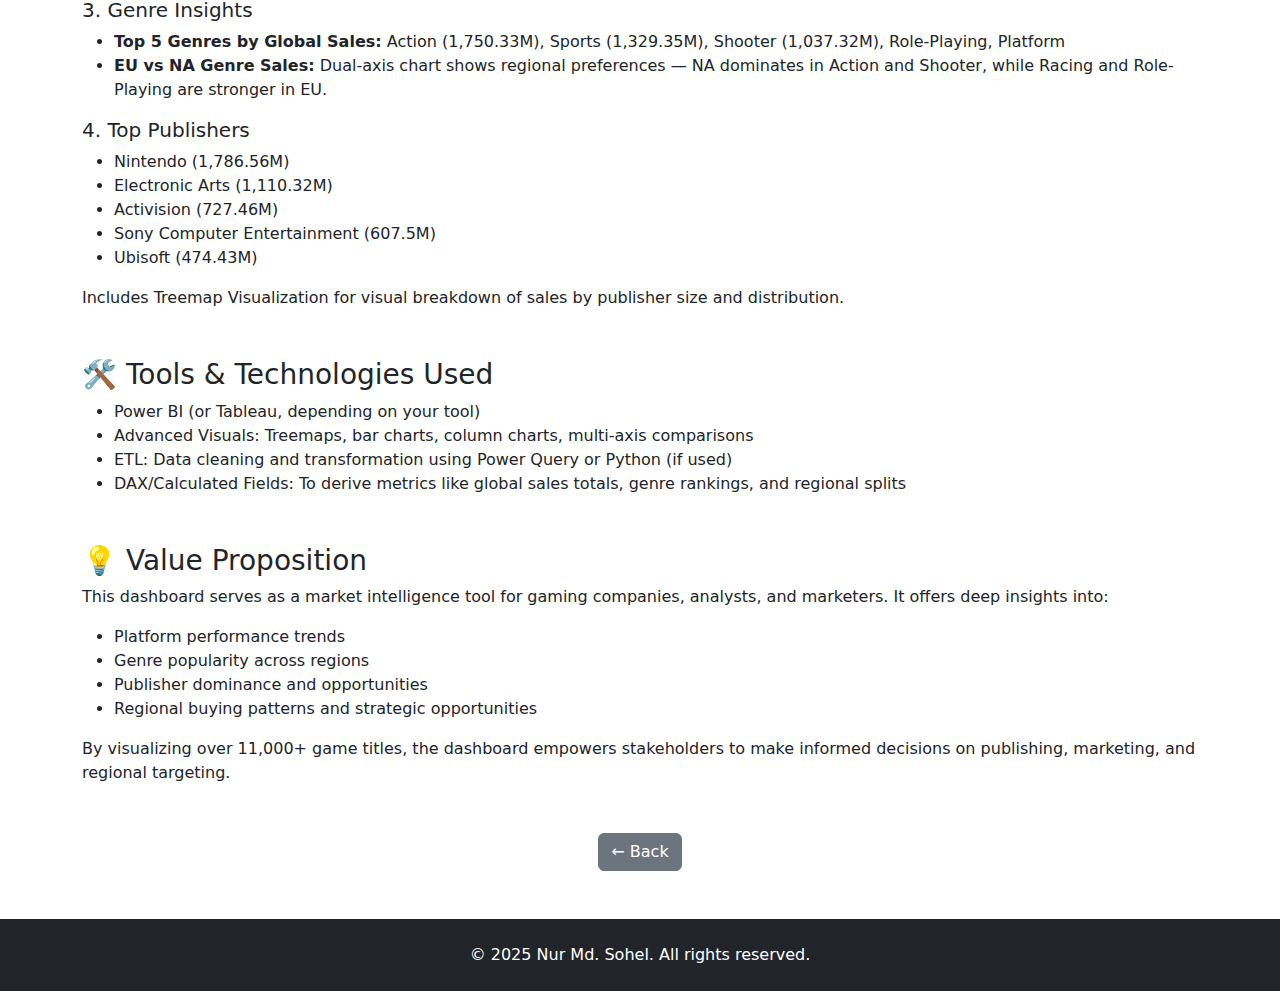
<file: Project4.html>
<!DOCTYPE html>
<html lang="en">

<head>
  <meta charset="UTF-8">
  <meta name="viewport" content="width=device-width, initial-scale=1">
  <title>Video Games Sales Dashboard | Project Overview</title>
  <link href="https://cdn.jsdelivr.net/npm/bootstrap@5.3.3/dist/css/bootstrap.min.css" rel="stylesheet">
  <link rel="stylesheet" href="style.css">
</head>

<body>
  <!-- Navbar -->
  <nav class="navbar navbar-expand-sm bg-dark navbar-dark">
    <div class="container">
      <a class="navbar-brand" href="index.html#projects">← BACK</a>
      <ul class="navbar-nav ms-auto">
        <li class="nav-item"><a class="nav-link nav-text" href="index.html#projects">PROJECTS</a></li>
        <li class="nav-item"><a class="nav-link nav-text" href="index.html#Artical">ARTICLES</a></li>
        <li class="nav-item"><a class="nav-link nav-text" href="index.html#skills-certifications">SKILLS & CERTIFICATIONS</a></li>
        <li class="nav-item"><a class="nav-link nav-text" href="index.html#contact">CONTACT</a></li>
      </ul>
    </div>
  </nav>

  <!-- Hero Section -->
  <header class="hero bg-primary text-white text-center py-3 mb-0">
    <div class="container">
      <h1>🎮 Leveling Up Sales Insights: Video Games Sales Dashboard</h1>
      <p class="lead">A Data-Driven Overview of Global Gaming Performance</p>
    </div>
  </header>

  <main class="container my-5">

    <!-- Screenshot -->
    <div class="row justify-content-center mb-5">
      <div class="col-md-10 text-center">
        <img src="VGsales.png" alt="Video Games Dashboard Screenshot" class="img-fluid rounded shadow screenshot-img mb-3">
      </div>
    </div>

    <!-- Overview -->
    <section class="mb-5">
      <h2>🧩 Project Overview</h2>
      <p>This Video Games Sales Dashboard provides a comprehensive overview of video game performance across various platforms, regions, genres, and publishers. Built for data exploration and stakeholder decision-making, the dashboard transforms complex datasets into clear and actionable insights using rich visualizations.</p>
    </section>

    <!-- Key Features -->
    <section class="mb-5">
      <h3>📌 Key Features</h3>

      <h5>1. Global and Regional KPIs</h5>
      <ul>
        <li><strong>Total Global Sales:</strong> 8,905.27 million units sold across all platforms</li>
        <li><strong>Breakdown by Region:</strong></li>
        <ul>
          <li>North America (NA): 4,384.14M</li>
          <li>Europe (EU): 2,429.45M</li>
          <li>Japan (JP): 1,290.09M</li>
          <li>Other Regions: 797.06M</li>
        </ul>
        <li><strong>Total Titles Analyzed:</strong> 11,441 Games</li>
        <li><strong>Categories:</strong> 12 Game Genres, 578 Publishers</li>
      </ul>

      <h5>2. Sales Performance by Platform</h5>
      <p>Highlights top-performing consoles like PS2 (1,252.43M), X360 (979.89M), and PS3 (957.29M), enabling console-level analysis of market success.</p>

      <h5>3. Genre Insights</h5>
      <ul>
        <li><strong>Top 5 Genres by Global Sales:</strong> Action (1,750.33M), Sports (1,329.35M), Shooter (1,037.32M), Role-Playing, Platform</li>
        <li><strong>EU vs NA Genre Sales:</strong> Dual-axis chart shows regional preferences — NA dominates in Action and Shooter, while Racing and Role-Playing are stronger in EU.</li>
      </ul>

      <h5>4. Top Publishers</h5>
      <ul>
        <li>Nintendo (1,786.56M)</li>
        <li>Electronic Arts (1,110.32M)</li>
        <li>Activision (727.46M)</li>
        <li>Sony Computer Entertainment (607.5M)</li>
        <li>Ubisoft (474.43M)</li>
      </ul>
      <p>Includes Treemap Visualization for visual breakdown of sales by publisher size and distribution.</p>
    </section>

    <!-- Tools -->
    <section class="mb-5">
      <h3>🛠 Tools & Technologies Used</h3>
      <ul>
        <li>Power BI (or Tableau, depending on your tool)</li>
        <li>Advanced Visuals: Treemaps, bar charts, column charts, multi-axis comparisons</li>
        <li>ETL: Data cleaning and transformation using Power Query or Python (if used)</li>
        <li>DAX/Calculated Fields: To derive metrics like global sales totals, genre rankings, and regional splits</li>
      </ul>
    </section>

    <!-- Value -->
    <section class="mb-5">
      <h3>💡 Value Proposition</h3>
      <p>This dashboard serves as a market intelligence tool for gaming companies, analysts, and marketers. It offers deep insights into:</p>
      <ul>
        <li>Platform performance trends</li>
        <li>Genre popularity across regions</li>
        <li>Publisher dominance and opportunities</li>
        <li>Regional buying patterns and strategic opportunities</li>
      </ul>
      <p>By visualizing over 11,000+ game titles, the dashboard empowers stakeholders to make informed decisions on publishing, marketing, and regional targeting.</p>
    </section>

    <!-- Back Button -->
    <div class="text-center mt-4">
      <a href="index.html#projects" class="btn btn-secondary">← Back</a>
    </div>
  </main>

  <!-- Footer -->
  <footer class="mt-5 py-4 bg-dark text-white text-center">
    &copy; 2025 Nur Md. Sohel. All rights reserved.
  </footer>

  <script src="https://cdn.jsdelivr.net/npm/bootstrap@5.3.3/dist/js/bootstrap.bundle.min.js"></script>
</body>

</html>
</file>
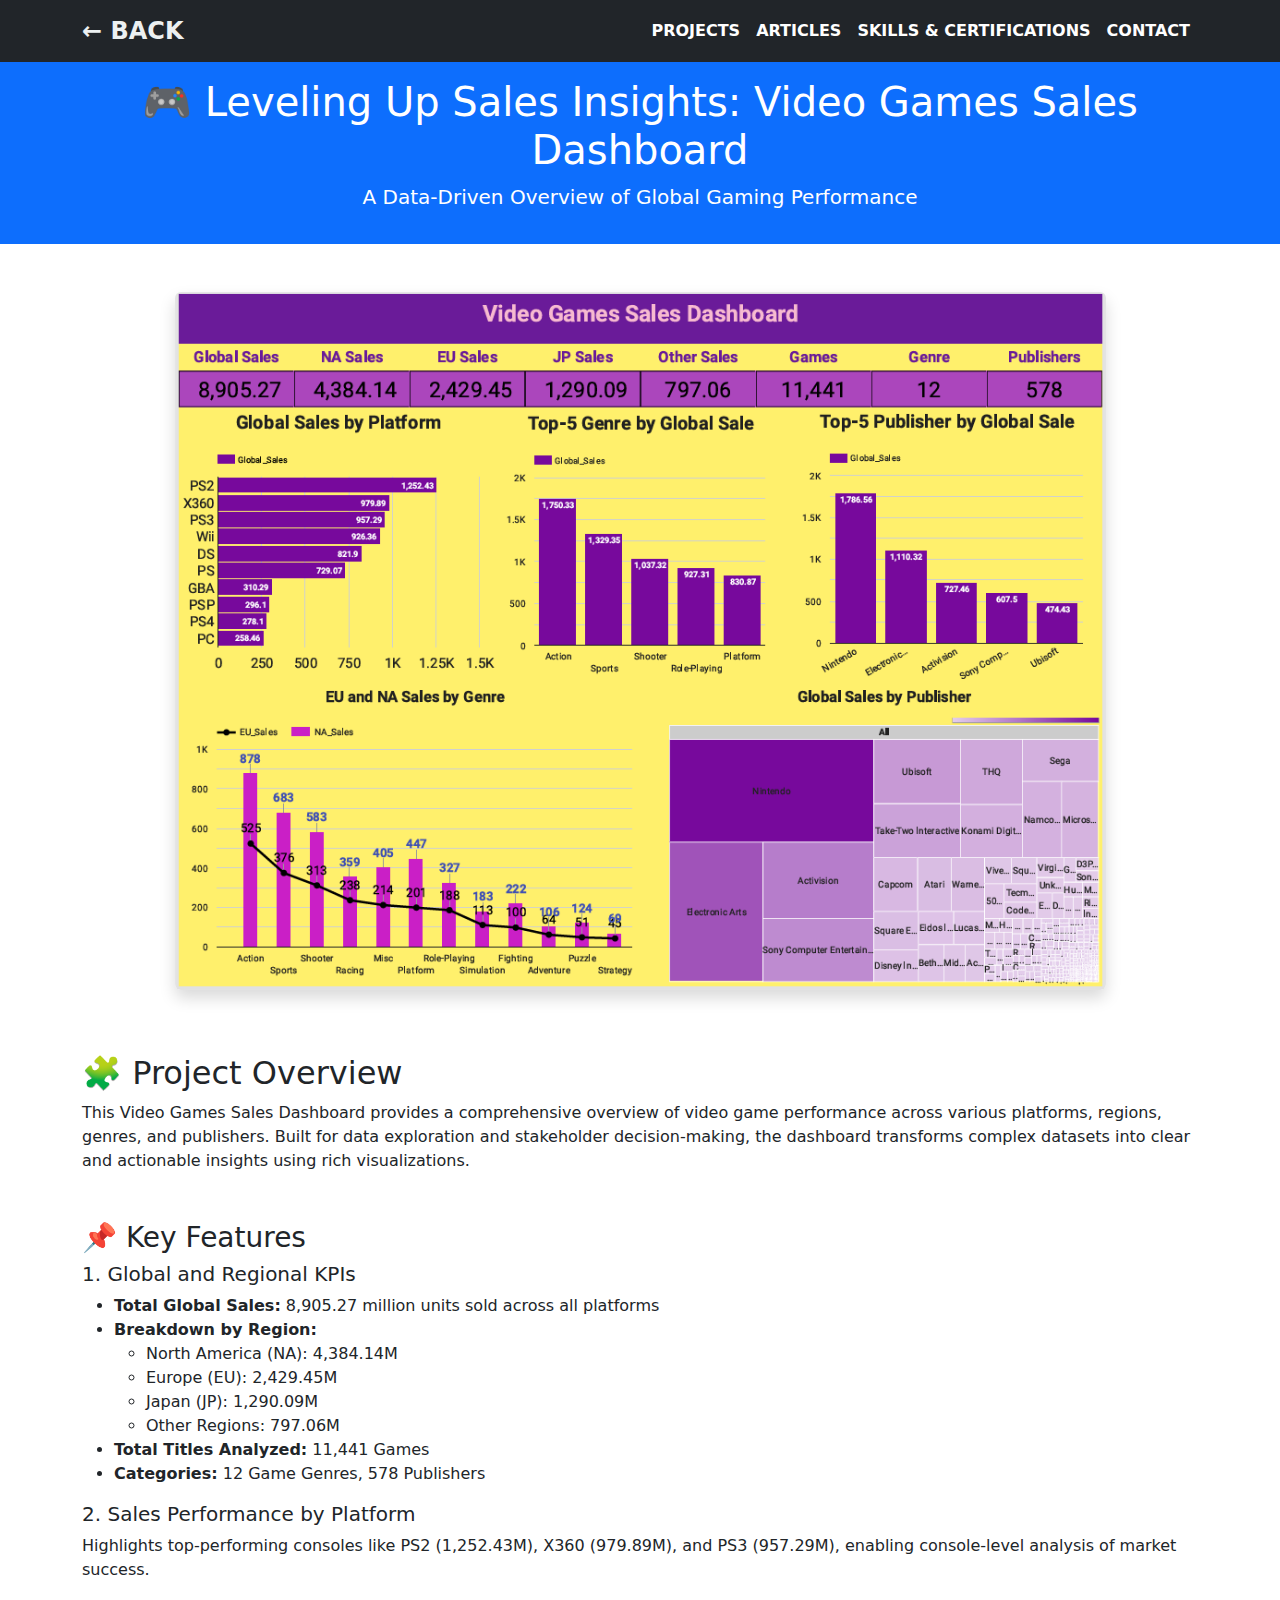
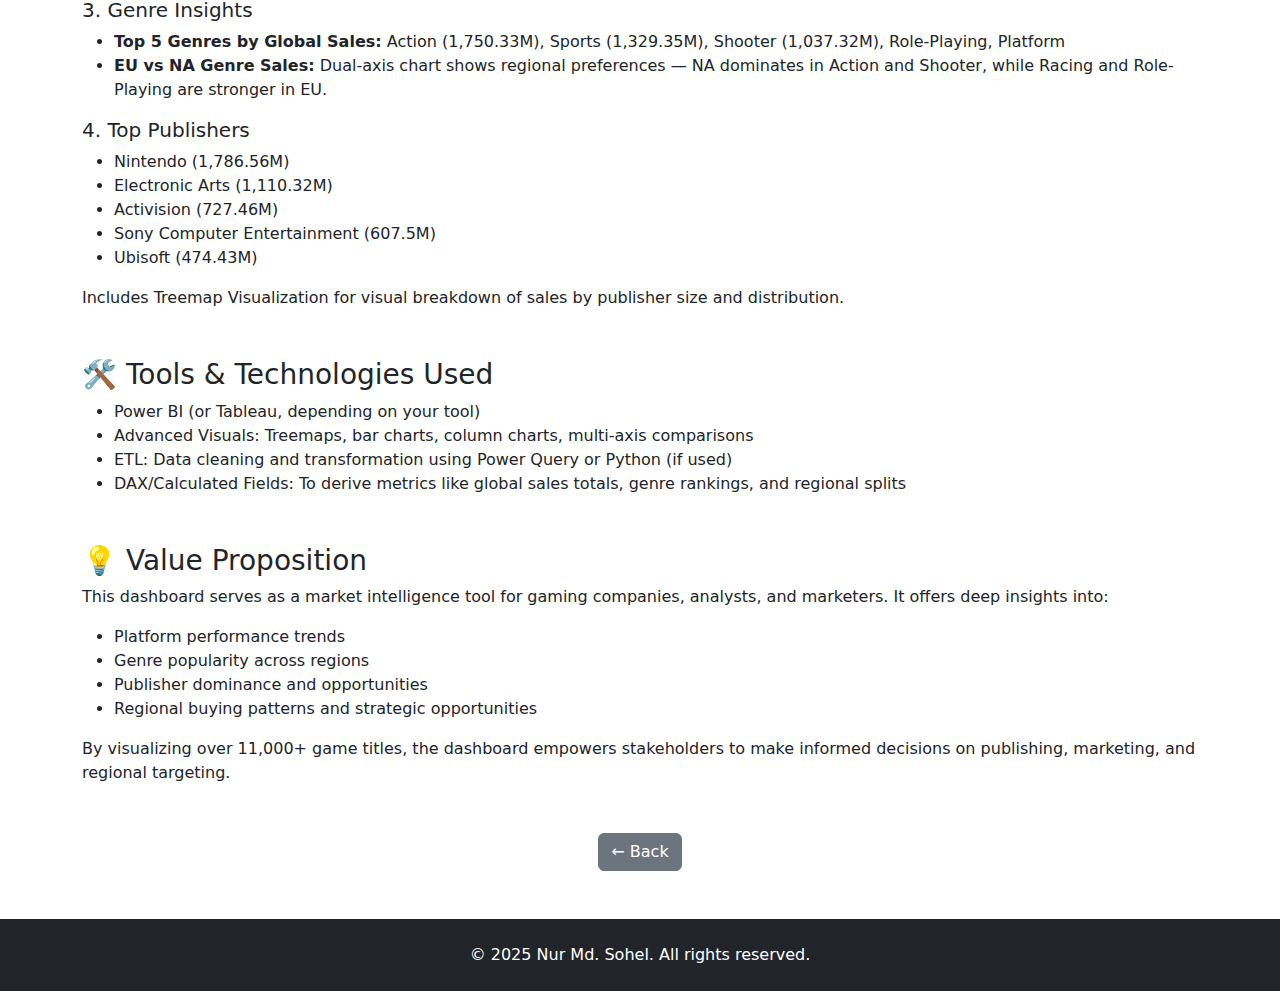
<file: project4.html>
<!DOCTYPE html>
<html lang="en">

<head>
  <meta charset="UTF-8">
  <meta name="viewport" content="width=device-width, initial-scale=1">
  <title>Video Games Sales Dashboard | Project Overview</title>
  <link rel="icon" href="Icon2.png" type="image/x-icon">
  <link href="https://cdn.jsdelivr.net/npm/bootstrap@5.3.3/dist/css/bootstrap.min.css" rel="stylesheet">
  <link rel="stylesheet" href="style.css">
</head>

<body>
  <!-- Navbar -->
  <nav class="navbar navbar-expand-sm bg-dark navbar-dark">
    <div class="container">
      <a class="navbar-brand" href="index.html#projects">← BACK</a>
      <ul class="navbar-nav ms-auto">
        <li class="nav-item"><a class="nav-link nav-text" href="index.html#projects">PROJECTS</a></li>
        <li class="nav-item"><a class="nav-link nav-text" href="index.html#Artical">ARTICLES</a></li>
        <li class="nav-item"><a class="nav-link nav-text" href="index.html#skills-certifications">SKILLS & CERTIFICATIONS</a></li>
        <li class="nav-item"><a class="nav-link nav-text" href="index.html#contact">CONTACT</a></li>
      </ul>
    </div>
  </nav>

  <!-- Hero Section -->
  <header class="hero bg-primary text-white text-center py-3 mb-0">
    <div class="container">
      <h1>🎮 Leveling Up Sales Insights: Video Games Sales Dashboard</h1>
      <p class="lead">A Data-Driven Overview of Global Gaming Performance</p>
    </div>
  </header>

  <main class="container my-5">

    <!-- Screenshot -->
    <div class="row justify-content-center mb-5">
      <div class="col-md-10 text-center">
        <img src="VGsales.png" alt="Video Games Dashboard Screenshot" class="img-fluid rounded shadow screenshot-img mb-3">
      </div>
    </div>

    <!-- Overview -->
    <section class="mb-5">
      <h2>🧩 Project Overview</h2>
      <p>This Video Games Sales Dashboard provides a comprehensive overview of video game performance across various platforms, regions, genres, and publishers. Built for data exploration and stakeholder decision-making, the dashboard transforms complex datasets into clear and actionable insights using rich visualizations.</p>
    </section>

    <!-- Key Features -->
    <section class="mb-5">
      <h3>📌 Key Features</h3>

      <h5>1. Global and Regional KPIs</h5>
      <ul>
        <li><strong>Total Global Sales:</strong> 8,905.27 million units sold across all platforms</li>
        <li><strong>Breakdown by Region:</strong></li>
        <ul>
          <li>North America (NA): 4,384.14M</li>
          <li>Europe (EU): 2,429.45M</li>
          <li>Japan (JP): 1,290.09M</li>
          <li>Other Regions: 797.06M</li>
        </ul>
        <li><strong>Total Titles Analyzed:</strong> 11,441 Games</li>
        <li><strong>Categories:</strong> 12 Game Genres, 578 Publishers</li>
      </ul>

      <h5>2. Sales Performance by Platform</h5>
      <p>Highlights top-performing consoles like PS2 (1,252.43M), X360 (979.89M), and PS3 (957.29M), enabling console-level analysis of market success.</p>

      <h5>3. Genre Insights</h5>
      <ul>
        <li><strong>Top 5 Genres by Global Sales:</strong> Action (1,750.33M), Sports (1,329.35M), Shooter (1,037.32M), Role-Playing, Platform</li>
        <li><strong>EU vs NA Genre Sales:</strong> Dual-axis chart shows regional preferences — NA dominates in Action and Shooter, while Racing and Role-Playing are stronger in EU.</li>
      </ul>

      <h5>4. Top Publishers</h5>
      <ul>
        <li>Nintendo (1,786.56M)</li>
        <li>Electronic Arts (1,110.32M)</li>
        <li>Activision (727.46M)</li>
        <li>Sony Computer Entertainment (607.5M)</li>
        <li>Ubisoft (474.43M)</li>
      </ul>
      <p>Includes Treemap Visualization for visual breakdown of sales by publisher size and distribution.</p>
    </section>

    <!-- Tools -->
    <section class="mb-5">
      <h3>🛠 Tools & Technologies Used</h3>
      <ul>
        <li>Power BI (or Tableau, depending on your tool)</li>
        <li>Advanced Visuals: Treemaps, bar charts, column charts, multi-axis comparisons</li>
        <li>ETL: Data cleaning and transformation using Power Query or Python (if used)</li>
        <li>DAX/Calculated Fields: To derive metrics like global sales totals, genre rankings, and regional splits</li>
      </ul>
    </section>

    <!-- Value -->
    <section class="mb-5">
      <h3>💡 Value Proposition</h3>
      <p>This dashboard serves as a market intelligence tool for gaming companies, analysts, and marketers. It offers deep insights into:</p>
      <ul>
        <li>Platform performance trends</li>
        <li>Genre popularity across regions</li>
        <li>Publisher dominance and opportunities</li>
        <li>Regional buying patterns and strategic opportunities</li>
      </ul>
      <p>By visualizing over 11,000+ game titles, the dashboard empowers stakeholders to make informed decisions on publishing, marketing, and regional targeting.</p>
    </section>

    <!-- Back Button -->
    <div class="text-center mt-4">
      <a href="index.html#projects" class="btn btn-secondary">← Back</a>
    </div>
  </main>

  <!-- Footer -->
  <footer class="mt-5 py-4 bg-dark text-white text-center">
    &copy; 2025 Nur Md. Sohel. All rights reserved.
  </footer>

  <script src="https://cdn.jsdelivr.net/npm/bootstrap@5.3.3/dist/js/bootstrap.bundle.min.js"></script>
</body>

</html>
</file>
<file: style.css>
<style>
    body {
      font-family: 'Segoe UI', Tahoma, Geneva, Verdana, sans-serif;
      background-color: #f4f4f4;
    }
    .navbar {
      background-color: #2c3e50;
    }
    .navbar-brand,
    .nav-link {
      color: #ecf0f1 !important;
    }
    .hero {
      background-color: #3498db;
      color: white;
      padding: 60px 0;
      text-align: center;
    }
    .project-card {
      transition: transform 0.3s;
    }
    .project-card:hover {
      transform: translateY(-10px);
    }
    footer {
      background-color: #2c3e50;
      color: #ecf0f1;
      padding: 20px 0;
      text-align: center;
    }
  </style>


    
  <style>
    body {
      font-family: 'Segoe UI', Tahoma, Geneva, Verdana, sans-serif;
      background-color: #f4f4f4;
    }
    .custom-navbar {
  background: linear-gradient(to right, #000000, #000000);
}


.custom-brand {
  font-size: 1.5rem;
  font-weight: 750;
  color: #ffffff !important;
  transition: color 0.3s ease;
}




.navbar-brand {
  font-size: 1.5rem;
  font-weight: bold;
}

.nav-text {
  font-weight: 750;
  color: #ffffff !important;
  transition: color 0.3s ease;
}

.nav-text:hover {
  color: #5a5959 !important;
  text-decoration: underline;
}



   /* .navbar {
      background-color: #2c3e50;
    }
    .navbar-brand,
    .nav-link {
      color: #ecf0f1 !important;
    }*/

    .hero-intro {
  color: black;
  font-weight: bold;
  font-size: 2.5rem; /* You can adjust this size if needed */
}


    .hero {
  background-color: #3498db;
  color: white;
  padding: 25px 0;
  text-align: left;
}

.hero-img {
  object-fit: cover;
  border: 4px solid #fff;
}
/*
.section-heading {
  font-weight: bold;
  font-size: 2rem; /* optional: increase size */
  color: #333;     /* optional: change color */
} /*
.section-heading-articals {
  font-weight: bold;
  font-size: 2rem; /* optional: increase size */
  color: #333;     /* optional: change color */
} 

    .project-card {
      transition: transform 0.3s;
    }
    .project-card:hover {
      transform: translateY(-10px);
    }
    footer {
      background-color: #2c3e50;
      color: #ecf0f1;
      padding: 7.5px 0;
      text-align: center;
    }
  </style>


  .image-wrapper {
    overflow: hidden;
    position: relative;
  }
  
  .zoom-hover {
    transition: transform 0.4s ease;
    cursor: zoom-in;
  }
  
  .zoom-hover:hover {
    transform: scale(2.0);
    z-index: 10;
    position: middle;
  }
  

  /* Zoom effect on image hover */
.zoom-hover {
  transition: transform 0.3s ease-in-out;
}

.zoom-hover:hover {
  transform: scale(1.1); /* Magnifies image by 10% */
}

/* Hero Section Customization */
.hero {
  background-color: #007bff; /* Matches the portfolio main page blue */
}

/* Custom Navbar */
.navbar {
  background-color: #343a40;
}

.navbar-nav .nav-link {
  color: #ffffff;
}

.navbar-nav .nav-link:hover {
  color: #007bff;
}

.navbar-brand {
  color: #ffffff;
  font-weight: bold;
}

/* Make images larger */
.image-wrapper img {
  width: 100%;
  height: auto;
  max-width: 95%; /* Adjust this for a larger view */
}

/* Optional: Add space between images */
.row {
  margin-left: -15px;
  margin-right: -15px;
}
/* Add this to your CSS file or within a <style> tag */

.zoom-hover {
  transition: transform 0.3s ease-in-out;
}

.zoom-hover:hover {
  transform: scale(2.5);  /* Zoom effect */
}
</file>
